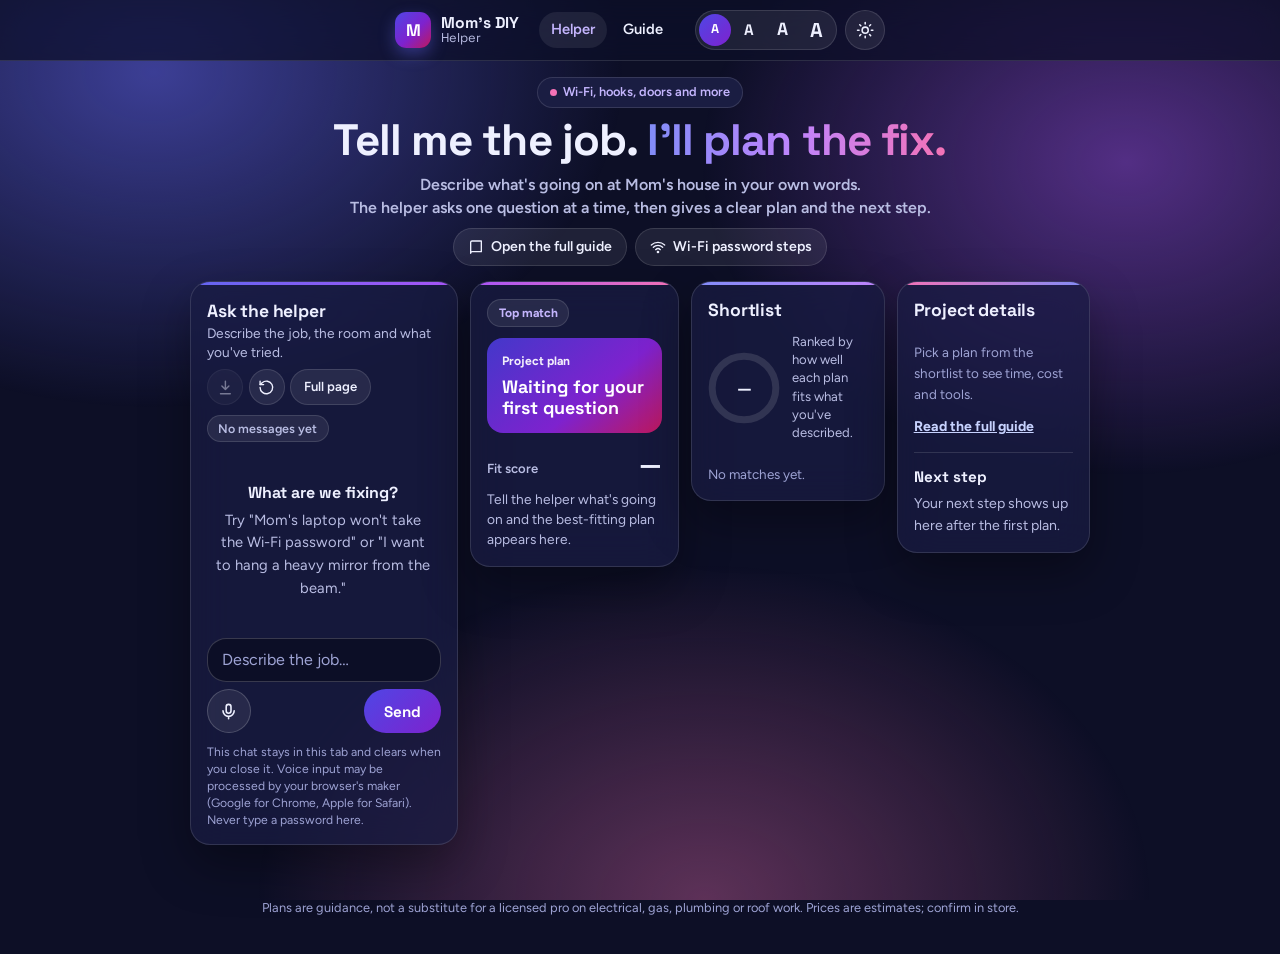
<file: index.html>
<!doctype html>
<html lang="en" data-theme="dark" data-font-size="sm">
<head>
<meta charset="utf-8">
<meta name="viewport" content="width=device-width, initial-scale=1, viewport-fit=cover">
<title>Mom's DIY Helper</title>
<meta name="description" content="Describe a home project in plain words and get a step-by-step plan, from changing the Netgear Wi-Fi password to refinishing a carved front door.">
<meta name="theme-color" content="#0d0f26">
<script>(function(){var d=document.documentElement;try{var t=localStorage.getItem('pref-theme');if(t==='light'||t==='dark'){d.setAttribute('data-theme',t)}var f=localStorage.getItem('pref-font-size');if(f==='sm'||f==='md'||f==='lg'||f==='xl'){d.setAttribute('data-font-size',f)}}catch(e){}})();</script>
<link rel="icon" href="/assets/favicon.svg" type="image/svg+xml">
<link rel="preconnect" href="https://fonts.googleapis.com">
<link rel="preconnect" href="https://fonts.gstatic.com" crossorigin>
<link rel="stylesheet" href="https://fonts.googleapis.com/css2?family=Figtree:wght@400;600;700&amp;family=Space+Grotesk:wght@500;700&amp;display=swap">
<link rel="stylesheet" href="/assets/css/engine.css">
</head>
<body>
<a class="skip-link" href="#chatInput">Skip to the chat box</a>

<header class="nav">
  <div class="nav-row">
    <a class="brand" href="/">
      <span class="brand-mark" aria-hidden="true">M</span>
      <span class="brand-name"><span>Mom's DIY</span><span>Helper</span></span>
    </a>
    <nav class="nav-links" aria-label="Main">
      <a href="/" aria-current="page">Helper</a>
      <a href="/guide">Guide</a>
    </nav>
    <div class="prefs">
      <div class="size-group" role="group" aria-label="Text size">
        <button type="button" data-set-size="sm" aria-pressed="true" aria-label="Text size small (selected)">A</button>
        <button type="button" data-set-size="md" aria-pressed="false" aria-label="Text size medium">A</button>
        <button type="button" data-set-size="lg" aria-pressed="false" aria-label="Text size large">A</button>
        <button type="button" data-set-size="xl" aria-pressed="false" aria-label="Text size extra large">A</button>
      </div>
      <button type="button" class="theme-btn" data-theme-toggle aria-pressed="true" aria-label="Dark theme on. Switch to light theme">
        <svg class="icon-moon" viewBox="0 0 24 24" fill="none" stroke="currentColor" stroke-width="2" stroke-linecap="round" stroke-linejoin="round" aria-hidden="true"><path d="M21 12.8A9 9 0 1 1 11.2 3a7 7 0 0 0 9.8 9.8z"/></svg>
        <svg class="icon-sun" viewBox="0 0 24 24" fill="none" stroke="currentColor" stroke-width="2" stroke-linecap="round" aria-hidden="true"><circle cx="12" cy="12" r="4"/><path d="M12 2v2M12 20v2M4.9 4.9l1.4 1.4M17.7 17.7l1.4 1.4M2 12h2M20 12h2M4.9 19.1l1.4-1.4M17.7 6.3l1.4-1.4"/></svg>
      </button>
    </div>
  </div>
</header>

<main>
  <section class="hero" aria-labelledby="heroTitle">
    <span class="chip"><span class="chip-dot" aria-hidden="true"></span>Wi-Fi, hooks, doors and more</span>
    <h1 id="heroTitle">Tell me the job. <span class="grad">I'll plan the fix.</span></h1>
    <p class="hero-sub">Describe what's going on at Mom's house in your own words.<br>The helper asks one question at a time, then gives a clear plan and the next step.</p>
    <div class="hero-links">
      <a class="chip-link" href="/guide">
        <svg viewBox="0 0 24 24" fill="none" stroke="currentColor" stroke-width="2" stroke-linecap="round" stroke-linejoin="round" aria-hidden="true"><path d="M4 19.5V5a2 2 0 0 1 2-2h14v16H6.5A2.5 2.5 0 0 0 4 21.5z"/></svg>
        Open the full guide
      </a>
      <a class="chip-link" href="/guide#netgear-wifi-password">
        <svg viewBox="0 0 24 24" fill="none" stroke="currentColor" stroke-width="2" stroke-linecap="round" stroke-linejoin="round" aria-hidden="true"><path d="M5 12.5a10 10 0 0 1 14 0M8.5 16a5 5 0 0 1 7 0M2 9a15 15 0 0 1 20 0"/><circle cx="12" cy="19.5" r="1"/></svg>
        Wi-Fi password steps
      </a>
    </div>
  </section>

  <section class="board" aria-label="Project helper">
    <div class="chat-slot">
      <article class="card chat-card" id="chatCard" aria-labelledby="chatTitle">
        <header class="chat-head">
          <div class="chat-title">
            <h2 id="chatTitle">Ask the helper</h2>
            <p>Describe the job, the room and what you've tried.</p>
          </div>
          <div class="chat-actions">
            <button type="button" class="icon-btn" id="downloadBtn" aria-label="Download your project plan" title="Download your project plan" disabled>
              <svg viewBox="0 0 24 24" fill="none" stroke="currentColor" stroke-width="2" stroke-linecap="round" stroke-linejoin="round" aria-hidden="true"><path d="M12 3v12M7 10l5 5 5-5M5 21h14"/></svg>
            </button>
            <button type="button" class="icon-btn" id="resetBtn" aria-label="Start over" title="Start over">
              <svg viewBox="0 0 24 24" fill="none" stroke="currentColor" stroke-width="2" stroke-linecap="round" stroke-linejoin="round" aria-hidden="true"><path d="M3 12a9 9 0 1 0 3-6.7L3 8"/><path d="M3 3v5h5"/></svg>
            </button>
            <button type="button" class="text-btn" id="fullBtn" aria-pressed="false">Full page</button>
          </div>
        </header>
        <span class="count-chip" id="countChip">No messages yet</span>
        <div class="log" id="log" role="log" aria-live="polite" aria-label="Conversation">
          <p class="empty-state" id="emptyState"><strong>What are we fixing?</strong>Try "Mom's laptop won't take the Wi-Fi password" or "I want to hang a heavy mirror from the beam."</p>
        </div>
        <div class="composer">
          <label class="sr-only" for="chatInput">Describe your project</label>
          <textarea id="chatInput" rows="1" maxlength="2000" placeholder="Describe the job…" autocomplete="off" enterkeyhint="send"></textarea>
          <button type="button" class="mic-btn" id="micBtn" aria-pressed="false" aria-label="Start voice input" hidden>
            <svg viewBox="0 0 24 24" fill="none" stroke="currentColor" stroke-width="2" stroke-linecap="round" stroke-linejoin="round" aria-hidden="true"><rect x="9" y="3" width="6" height="11" rx="3"/><path d="M5 11a7 7 0 0 0 14 0M12 18v3"/></svg>
          </button>
          <button type="button" class="send-btn" id="sendBtn">Send</button>
        </div>
        <p class="mic-status" id="micStatus" hidden>Listening. Take your time; the mic turns off after 10 seconds of silence.</p>
        <p class="chat-error" id="chatError" role="alert" hidden></p>
        <p class="chat-note">This chat stays in this tab and clears when you close it. Voice input may be processed by your browser's maker (Google for Chrome, Apple for Safari). Never type a password here.</p>
      </article>
    </div>

    <article class="card match-card" aria-labelledby="matchLabel">
      <span class="pill" id="matchLabel">Top match</span>
      <div class="match-tile">
        <span class="tile-kind" id="tileKind">Project plan</span>
        <strong class="tile-title" id="tileTitle">Waiting for your first question</strong>
      </div>
      <div class="fit">
        <span class="fit-label">Fit score</span>
        <span class="fit-num" id="fitNum">—</span>
      </div>
      <p class="fit-why" id="fitWhy">Tell the helper what's going on and the best-fitting plan appears here.</p>
    </article>

    <article class="card short-card" aria-labelledby="shortTitle">
      <h2 id="shortTitle">Shortlist</h2>
      <div class="gauge-row">
        <div class="gauge">
          <svg viewBox="0 0 36 36" aria-hidden="true">
            <defs><linearGradient id="gaugeGrad" x1="0" y1="0" x2="1" y2="1"><stop offset="0" stop-color="#818cf8"/><stop offset="0.6" stop-color="#c084fc"/><stop offset="1" stop-color="#f472b6"/></linearGradient></defs>
            <circle class="track" cx="18" cy="18" r="15.915" fill="none" stroke-width="3.5"/>
            <circle class="value" id="gaugeValue" cx="18" cy="18" r="15.915" fill="none" stroke-width="3.5" stroke-linecap="round" stroke-dasharray="0 100" stroke-opacity="0"/>
          </svg>
          <span class="gauge-num" id="gaugeNum">—</span>
        </div>
        <p class="rank-note">Ranked by how well each plan fits what you've described.</p>
      </div>
      <ol class="short-list" id="shortList" aria-label="Matching plans"></ol>
      <p class="short-empty" id="shortEmpty">No matches yet.</p>
    </article>

    <article class="card details-card" aria-labelledby="detailsTitle">
      <h2 id="detailsTitle">Project details</h2>
      <dl class="detail-list" id="detailList"></dl>
      <p class="detail-empty" id="detailEmpty">Pick a plan from the shortlist to see time, cost and tools.</p>
      <a class="guide-link" id="guideLink" href="/guide">Read the full guide</a>
      <section class="next-step" aria-labelledby="nextTitle">
        <h3 id="nextTitle">Next step</h3>
        <p id="nextText">Your next step shows up here after the first plan.</p>
      </section>
    </article>
  </section>
</main>

<footer class="foot">
  <p>Plans are guidance, not a substitute for a licensed pro on electrical, gas, plumbing or roof work. Prices are estimates; confirm in store.</p>
</footer>

<script src="/assets/js/prefs.js" defer></script>
<script src="/assets/js/engine.js" defer></script>
</body>
</html>
</file>
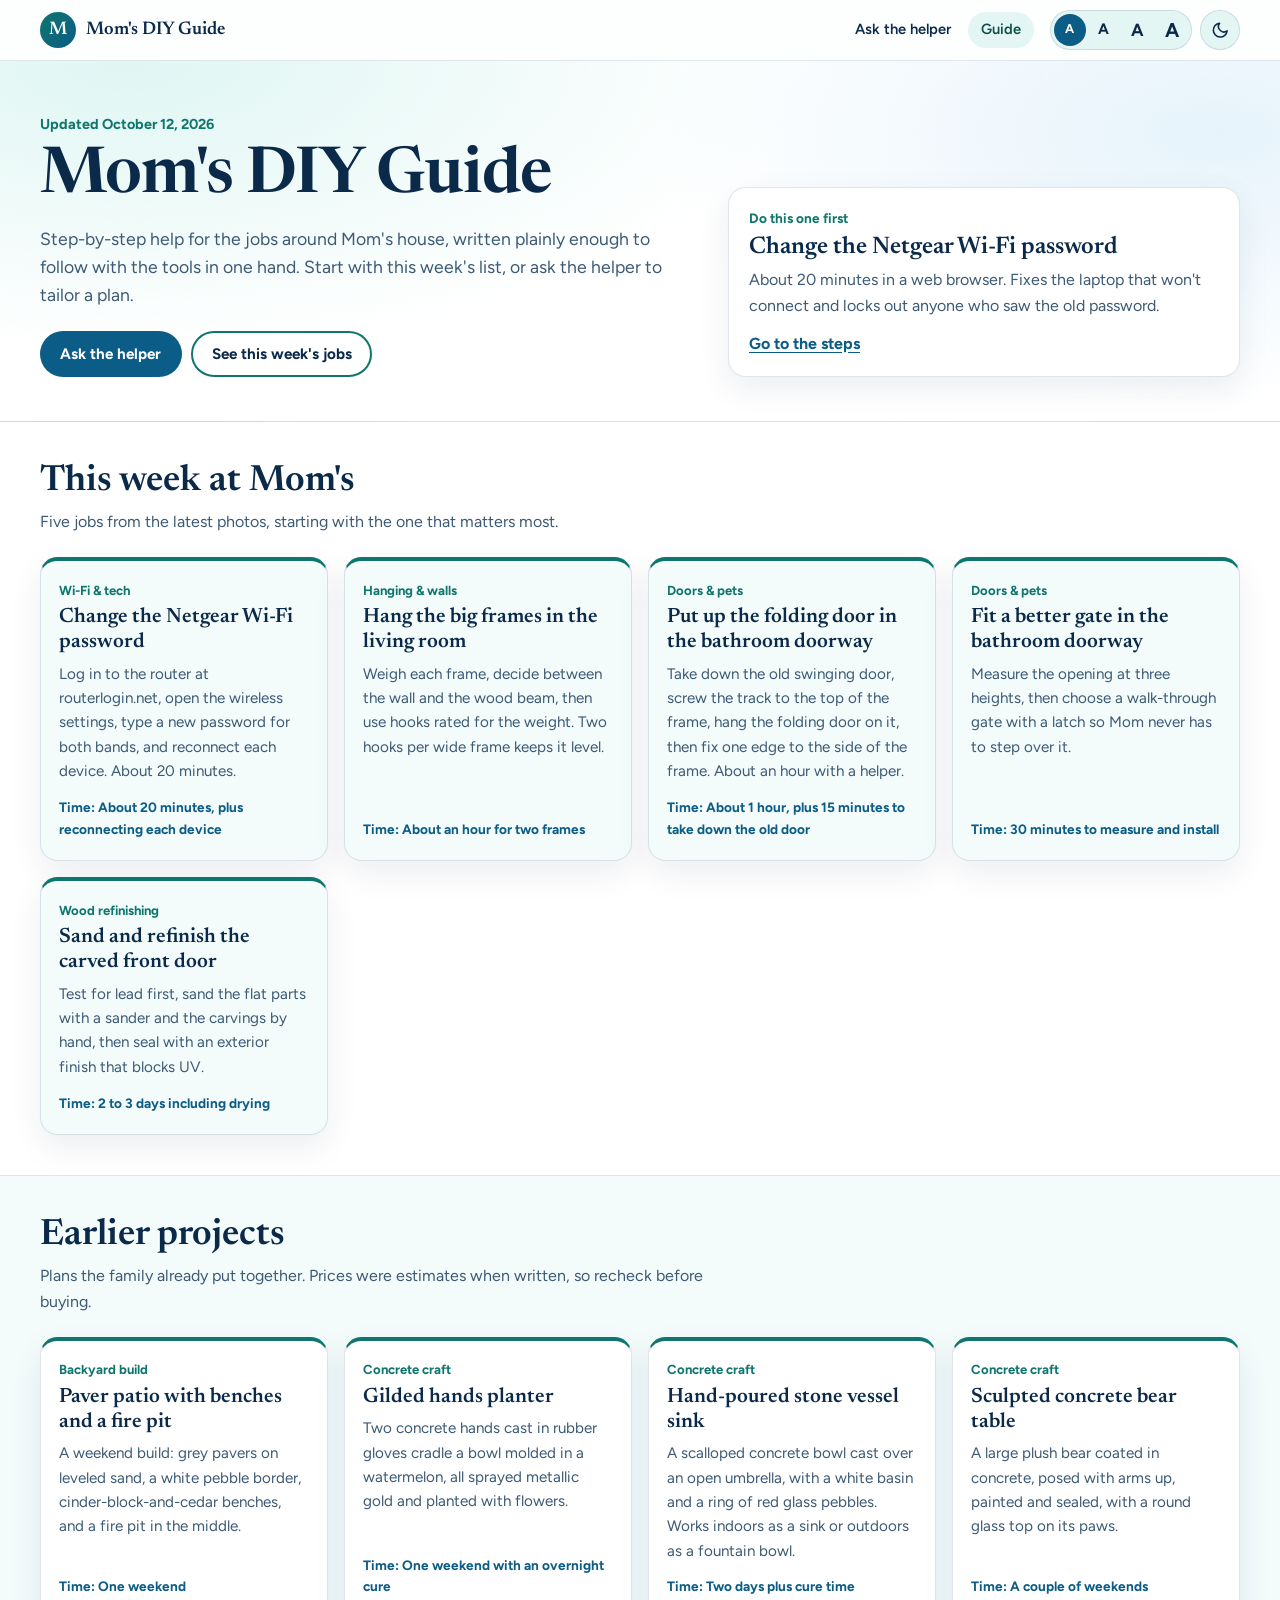
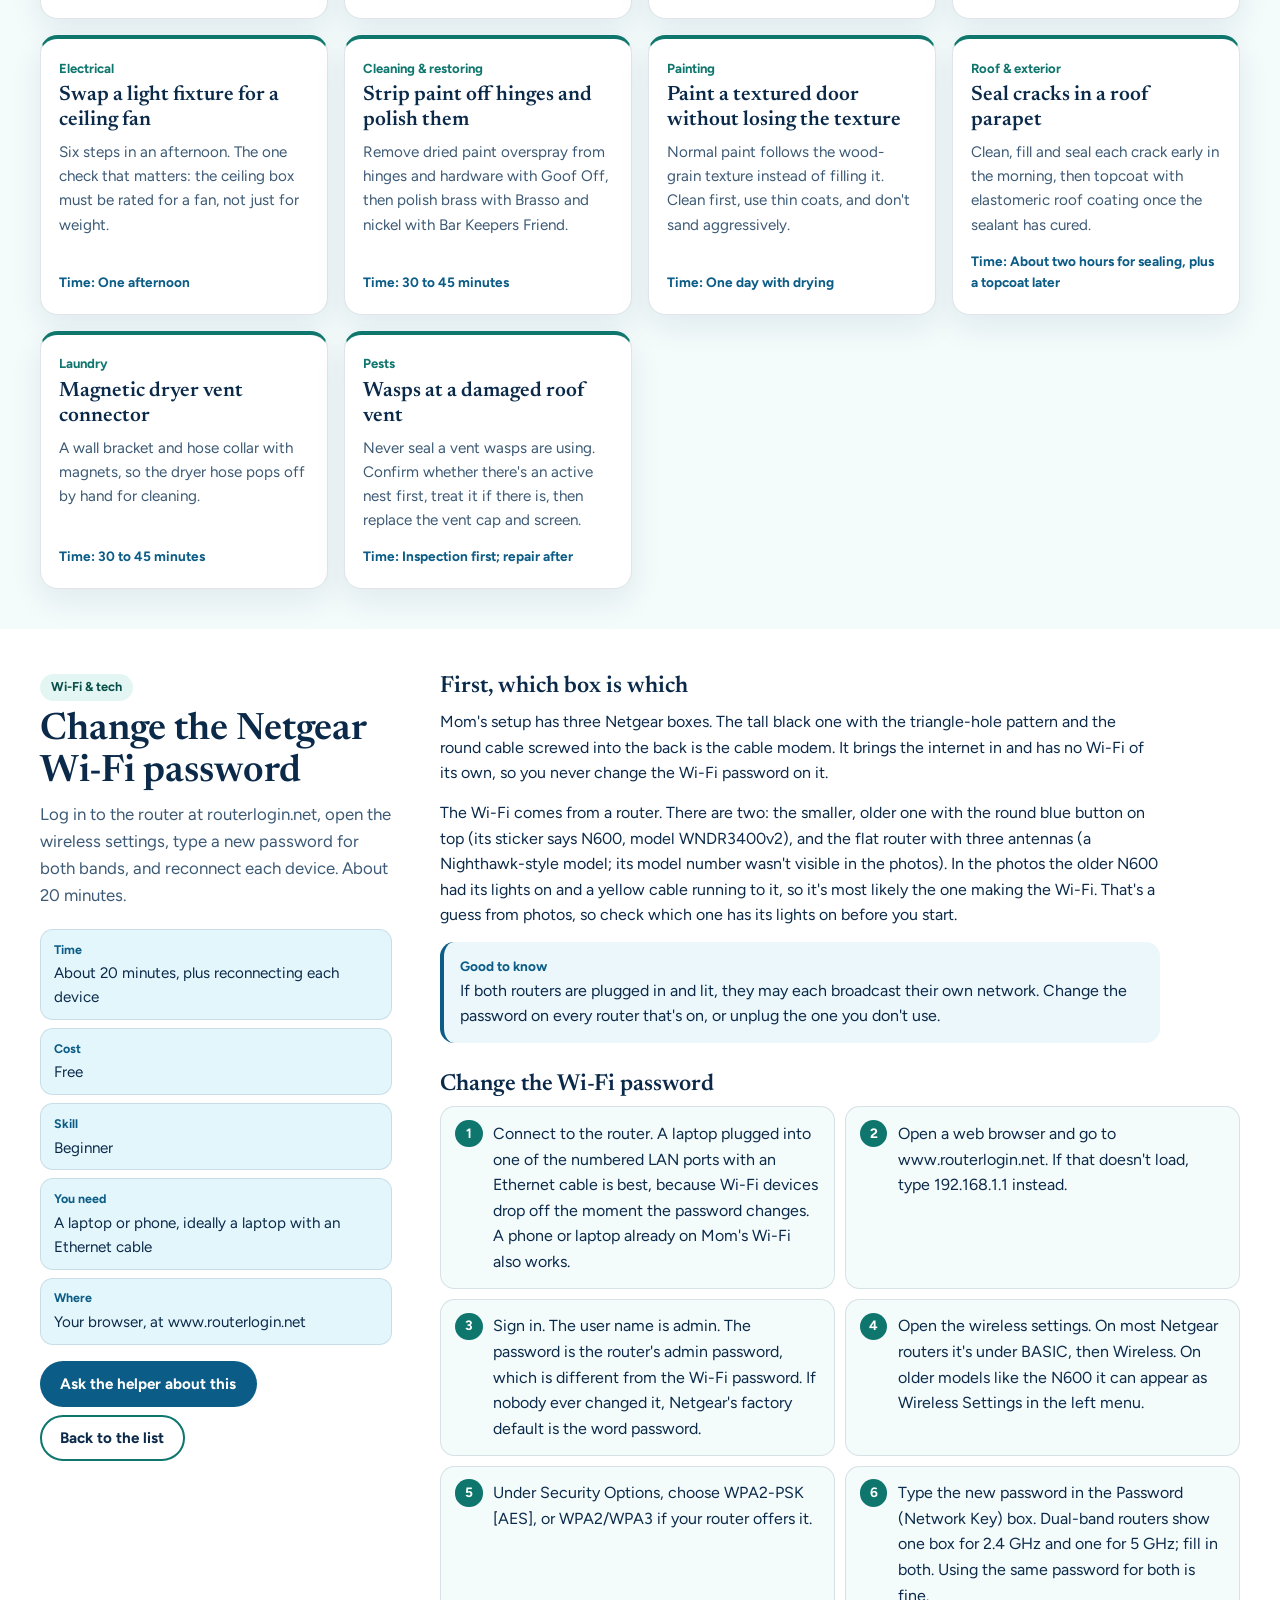
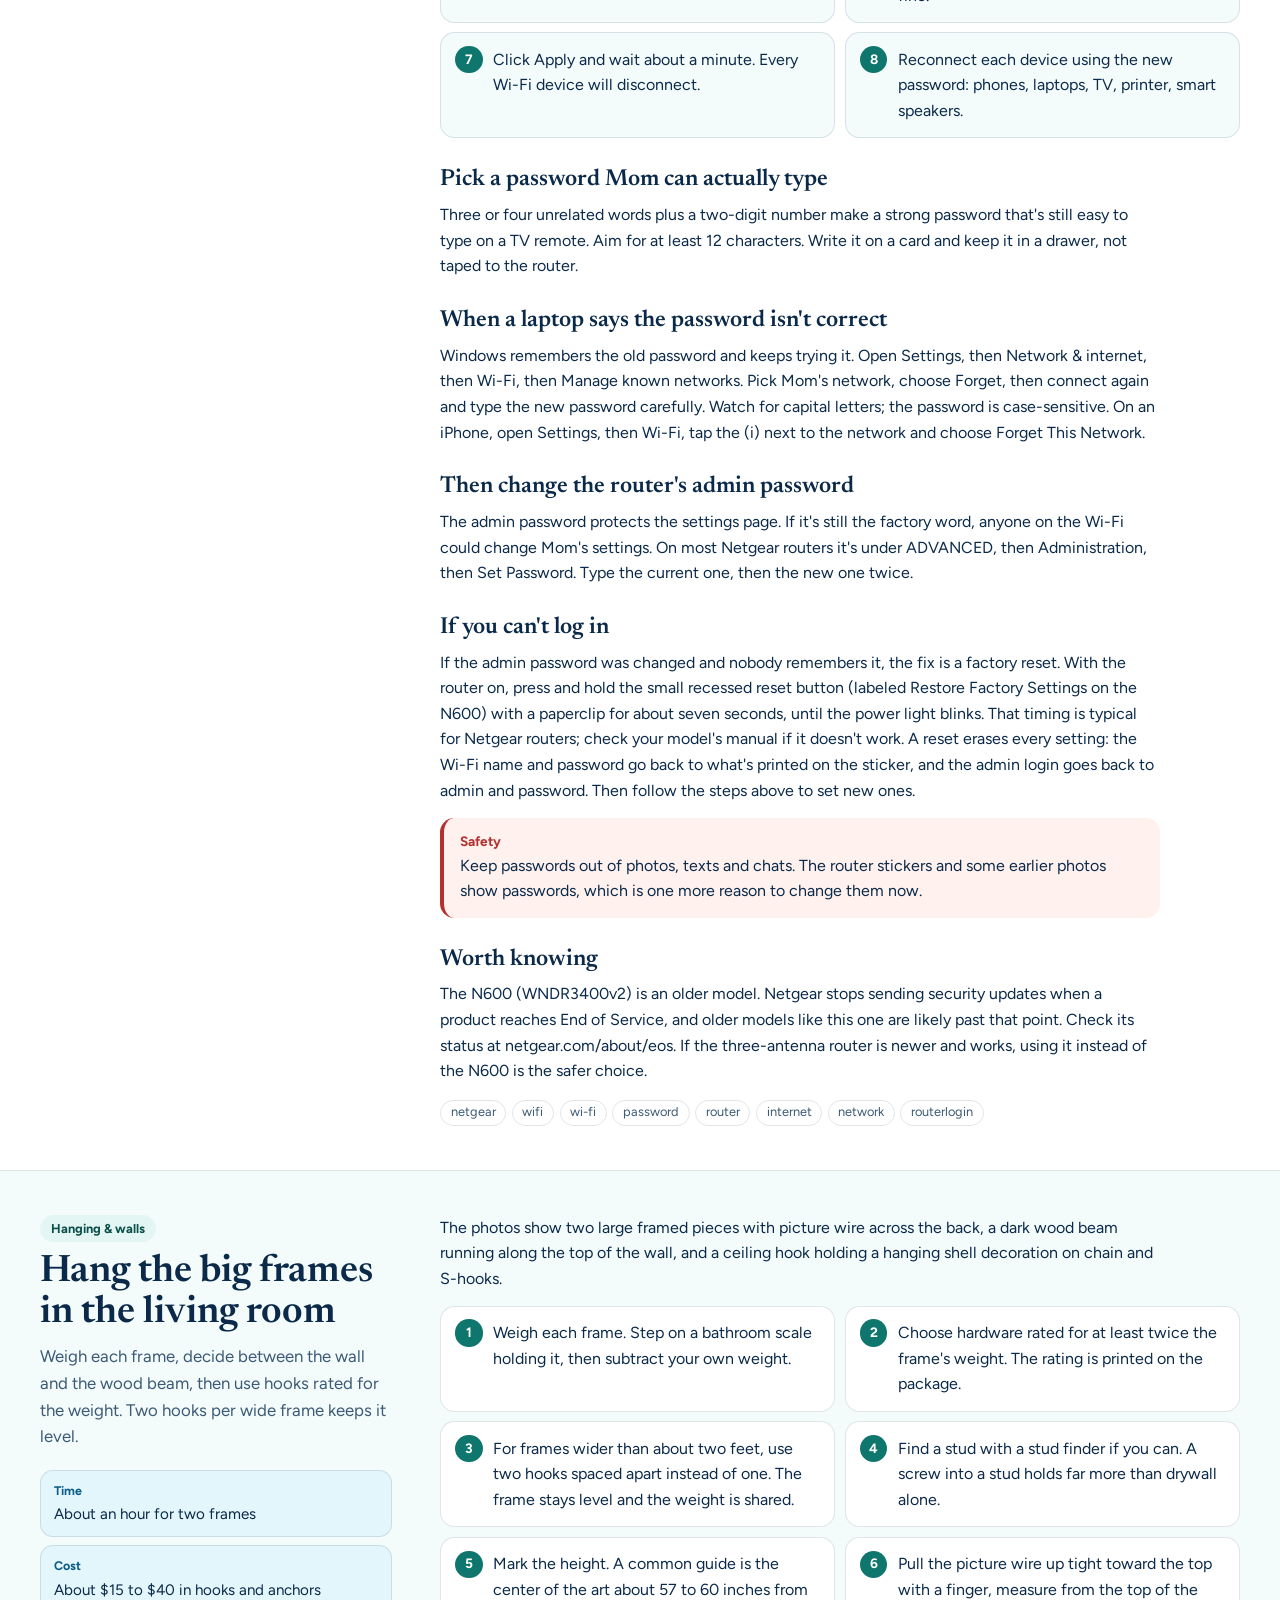
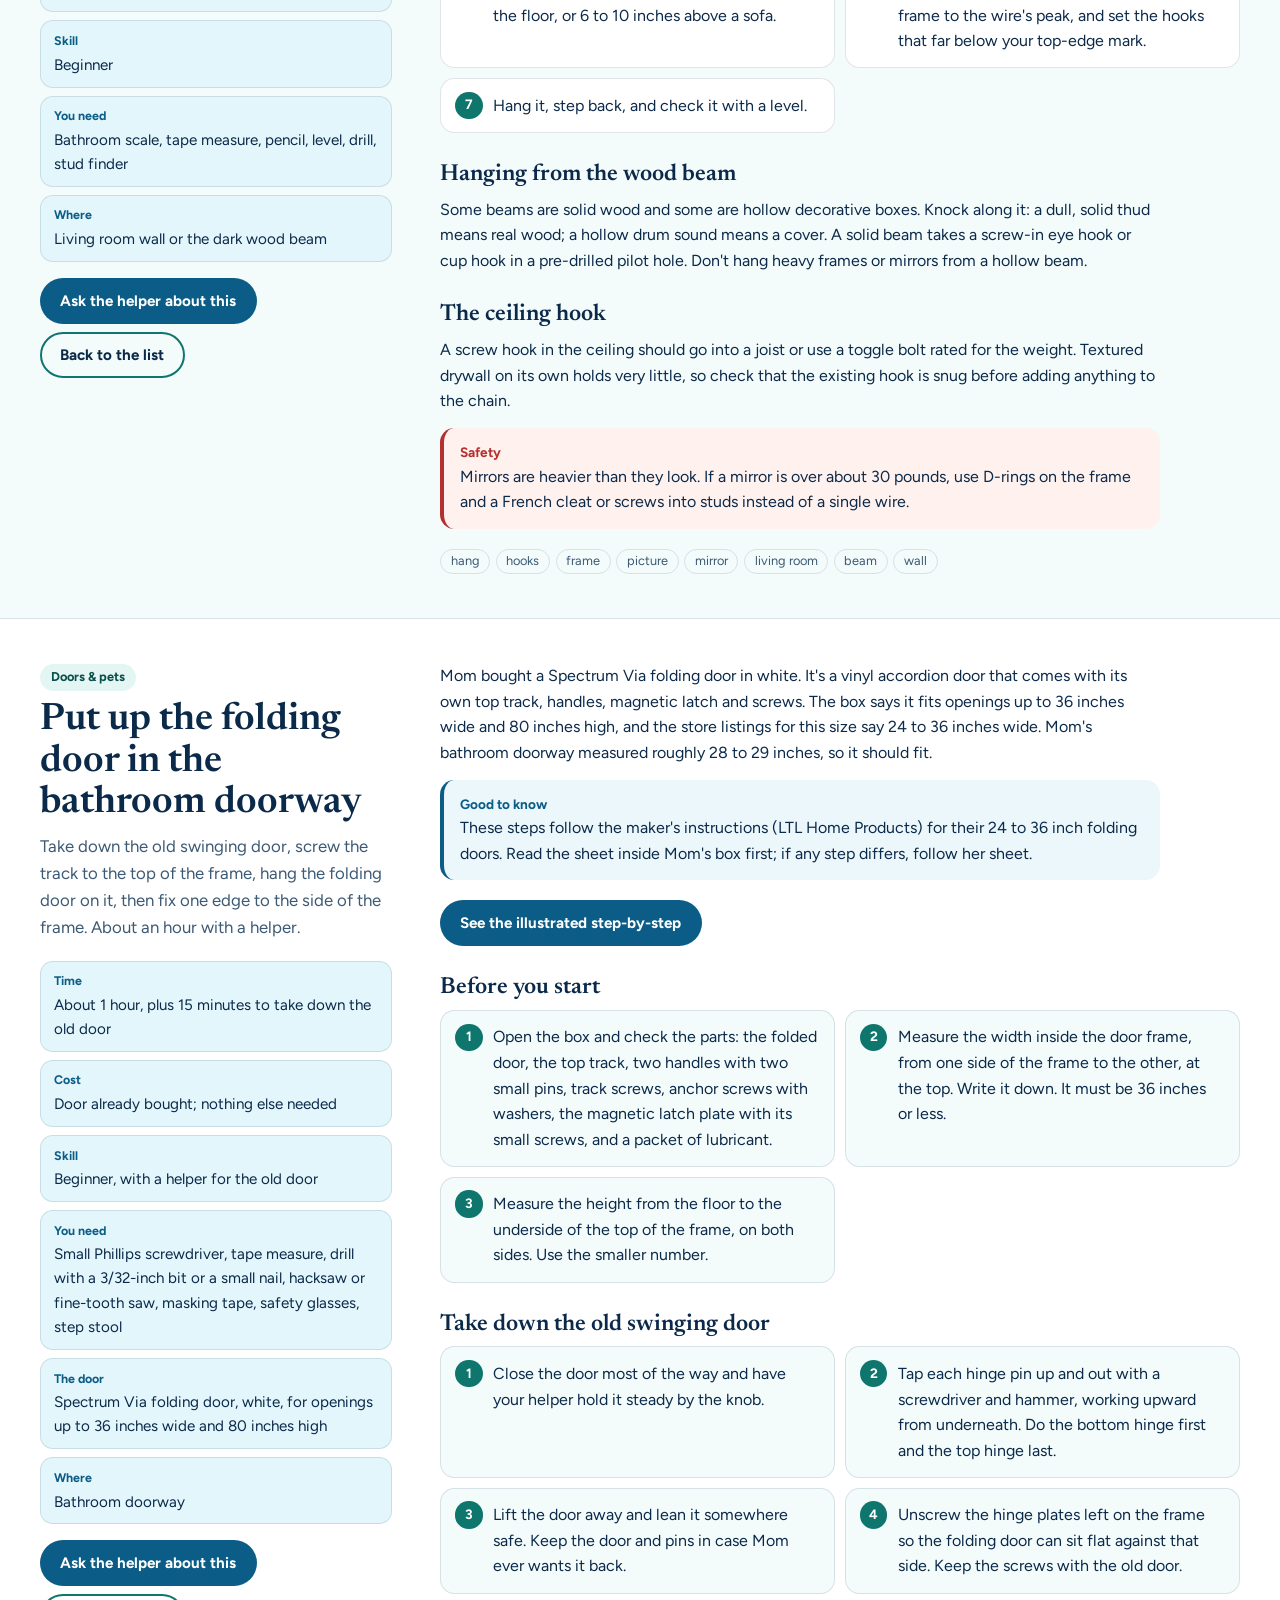
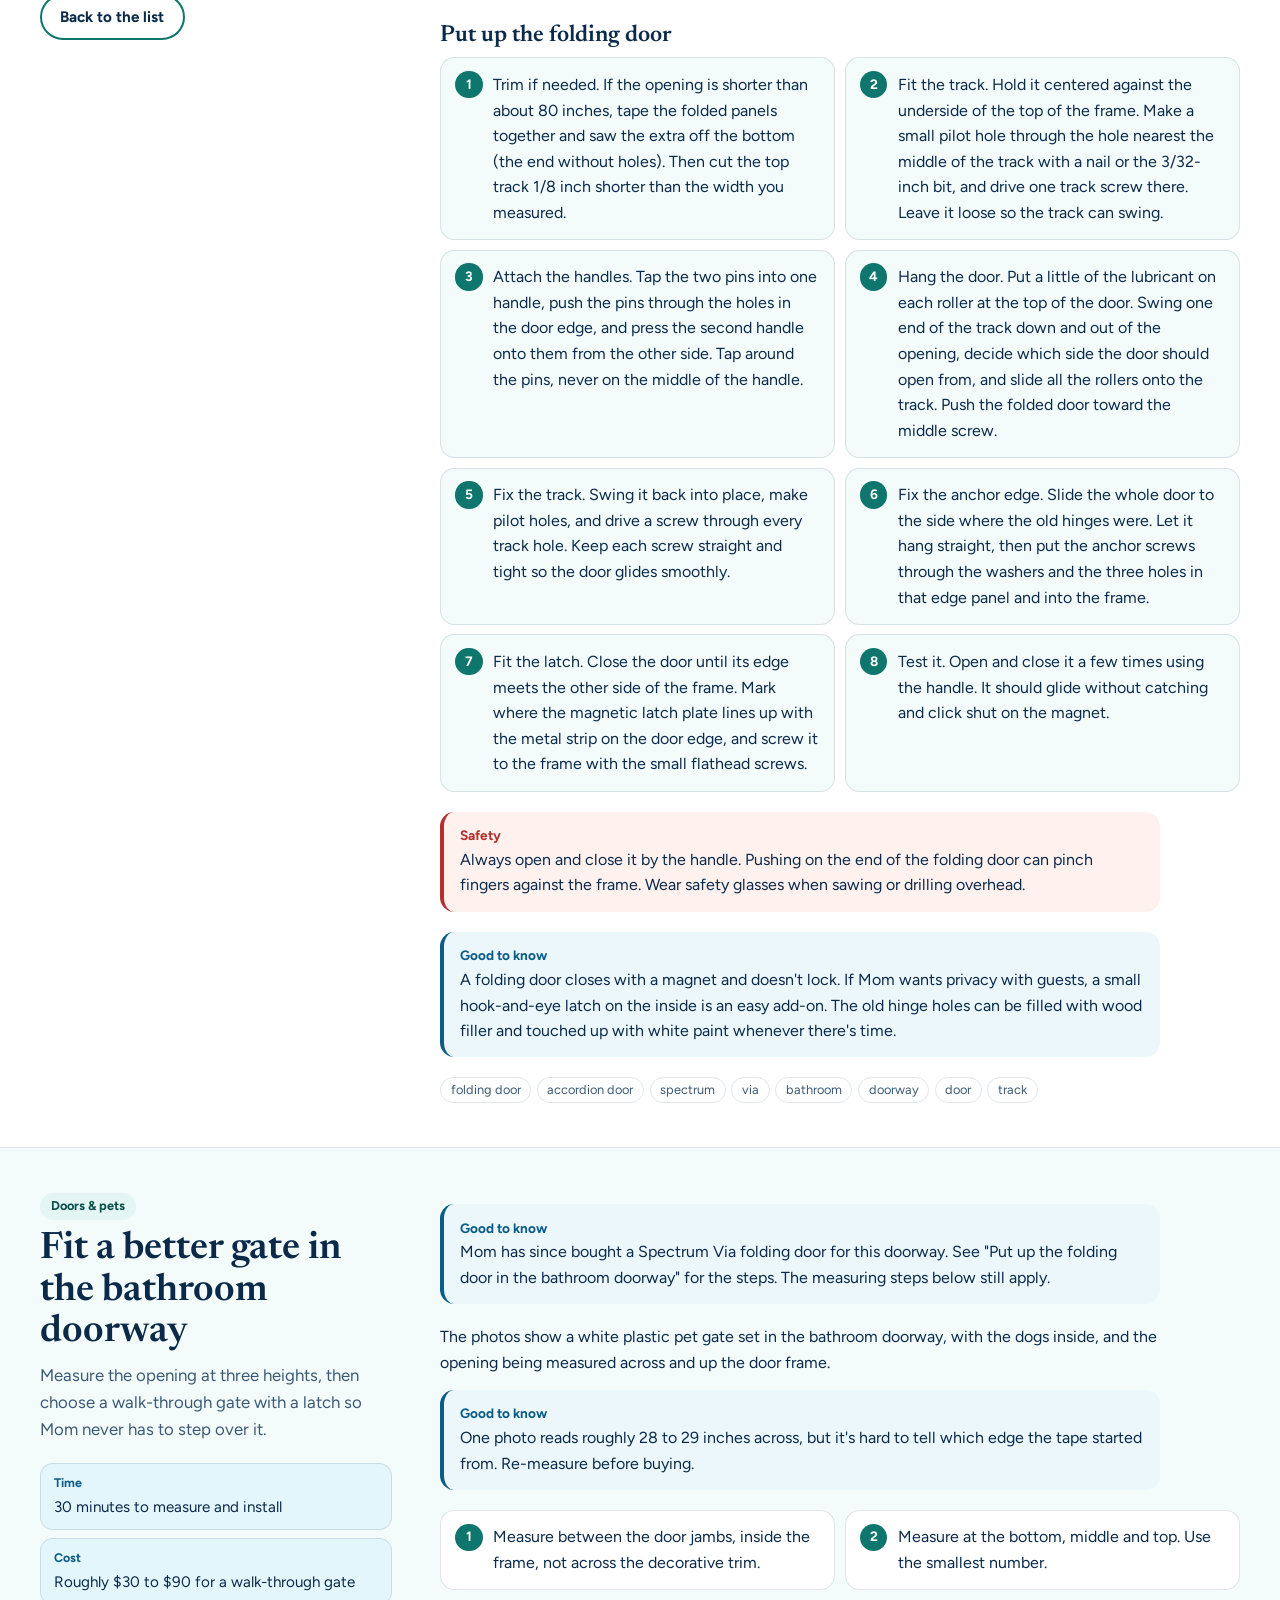
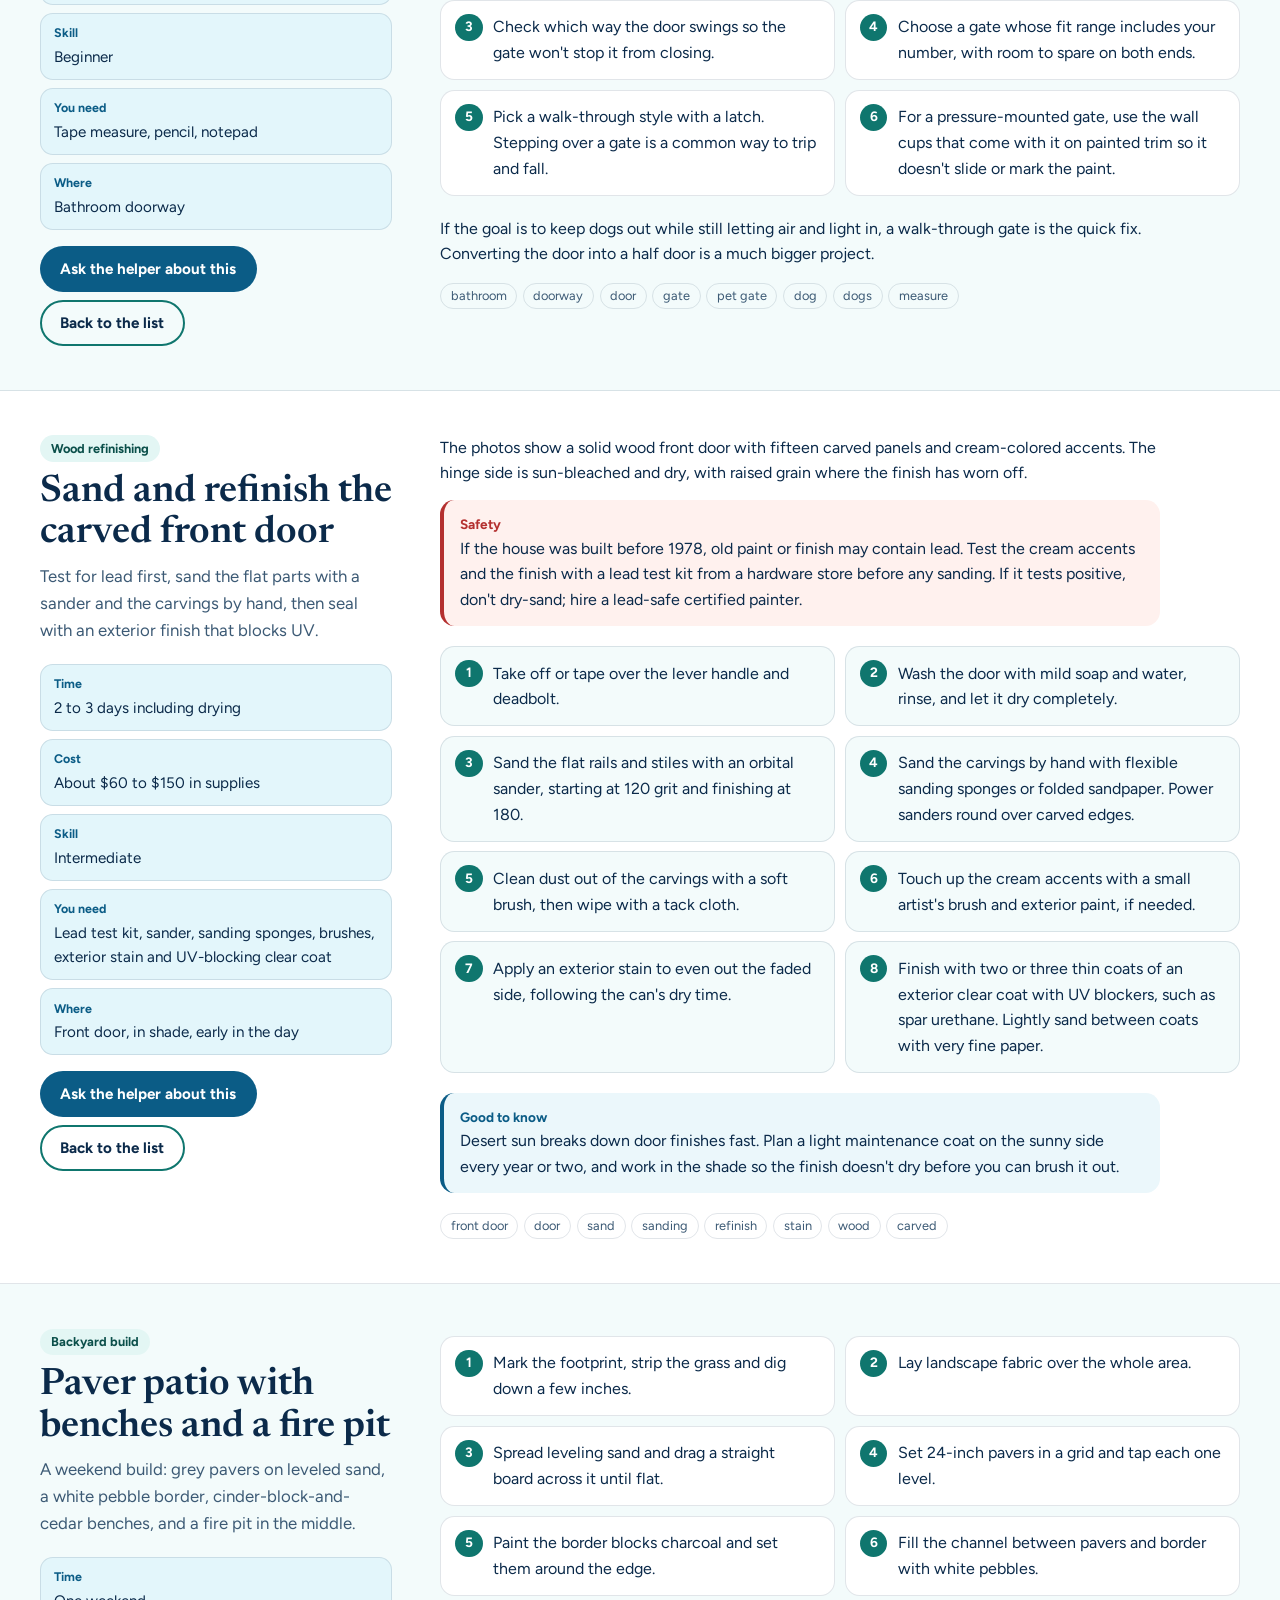
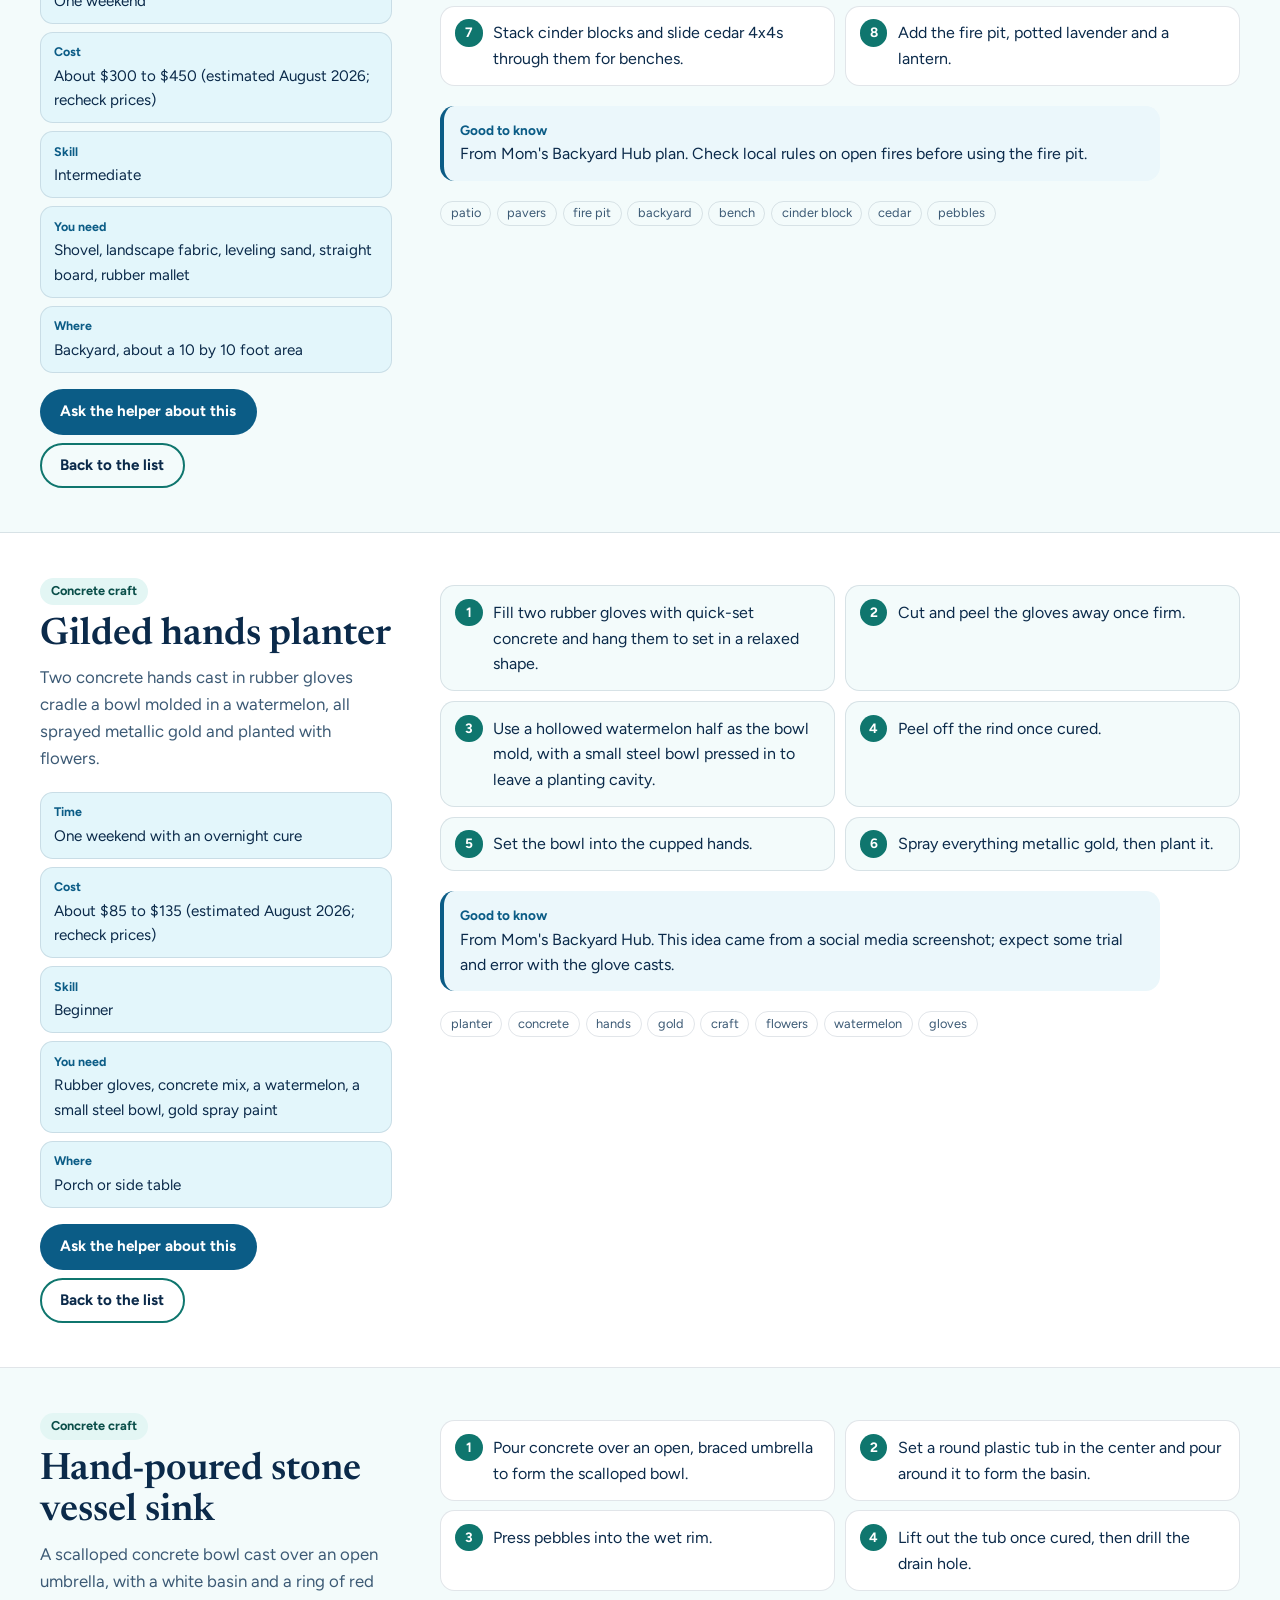
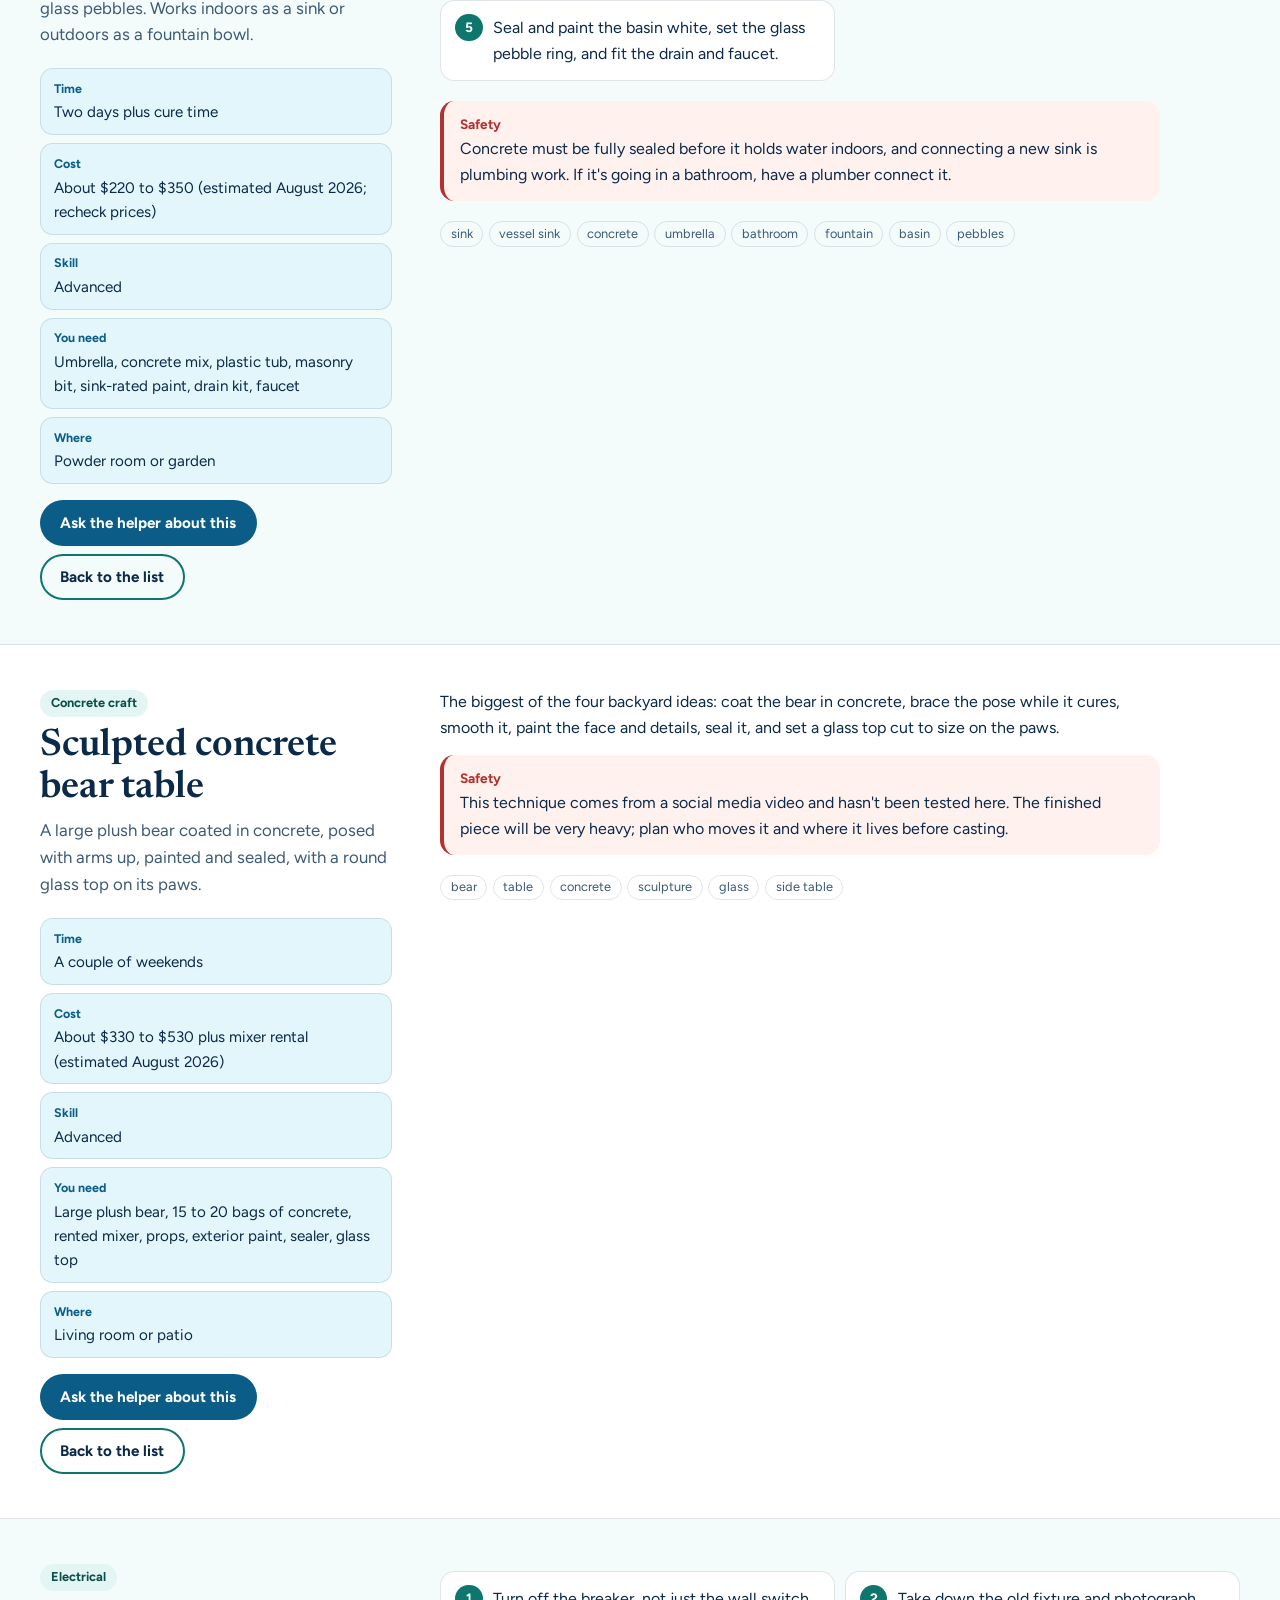
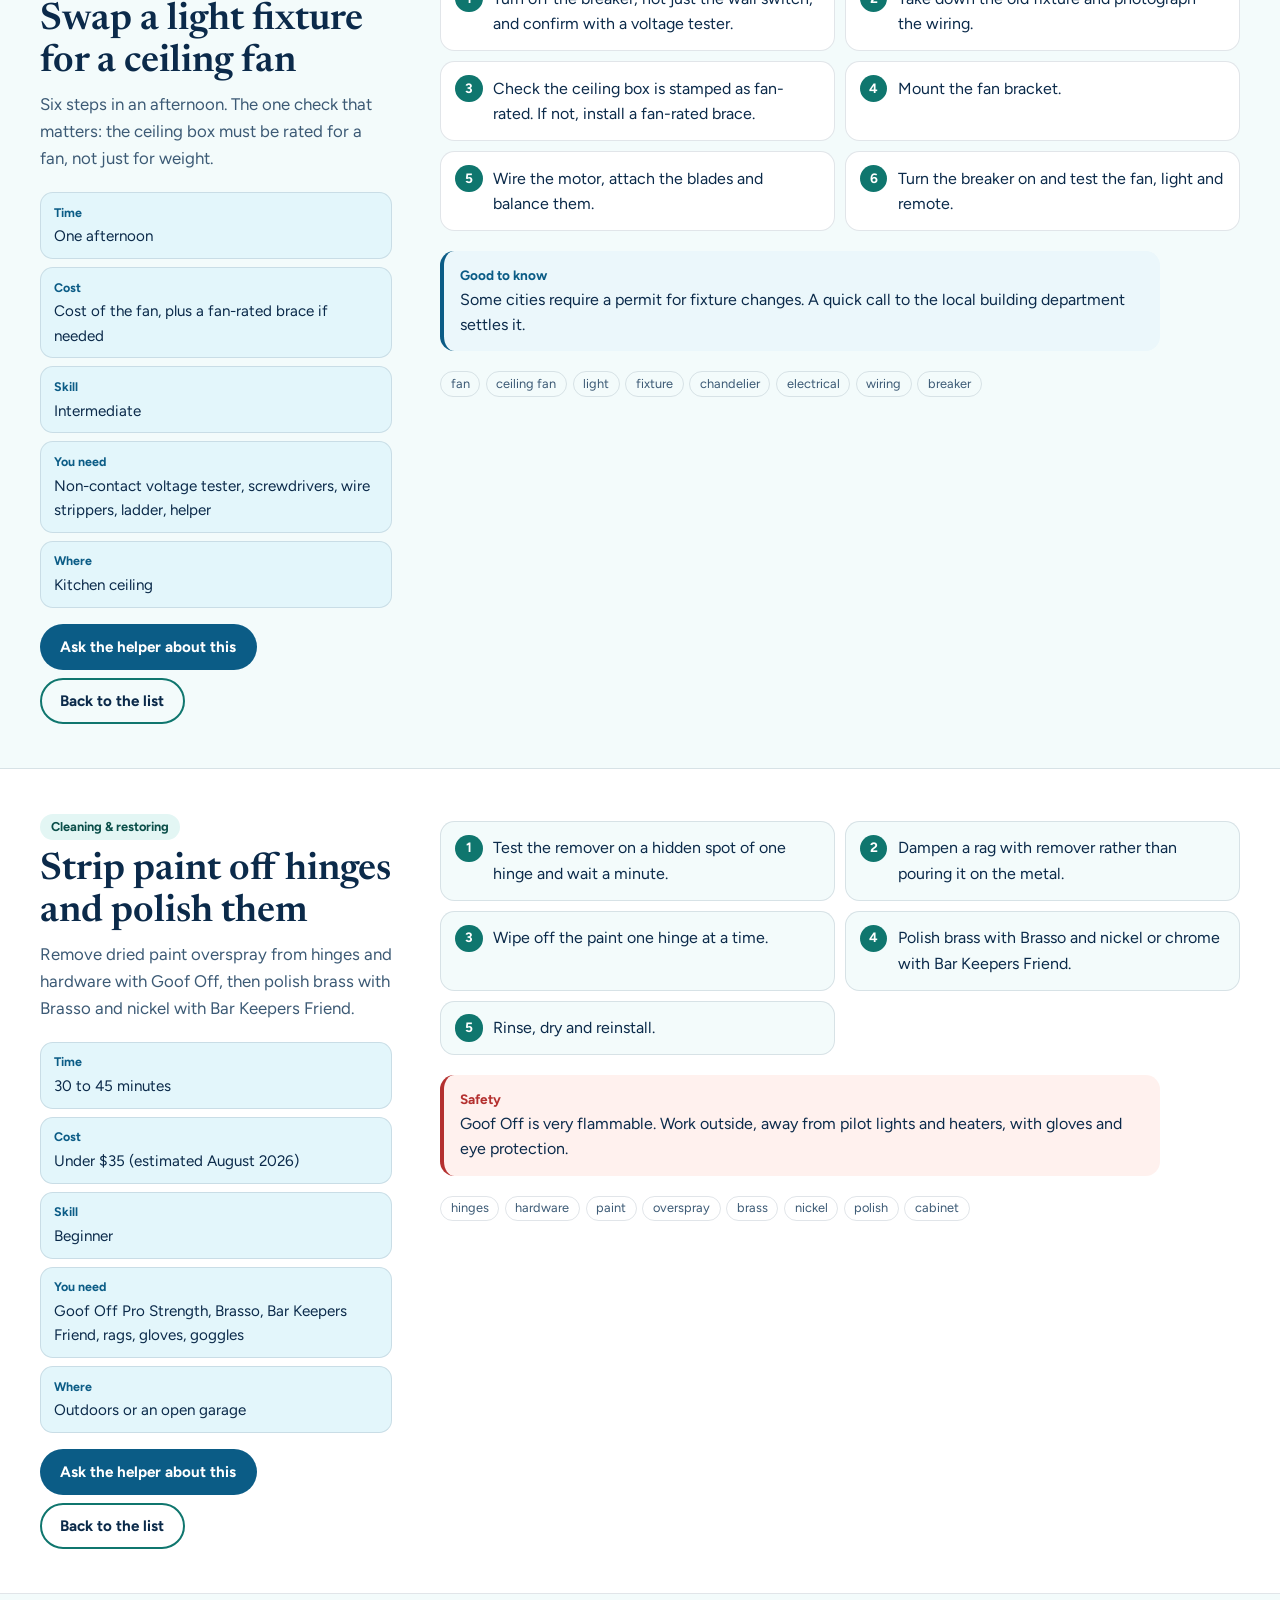
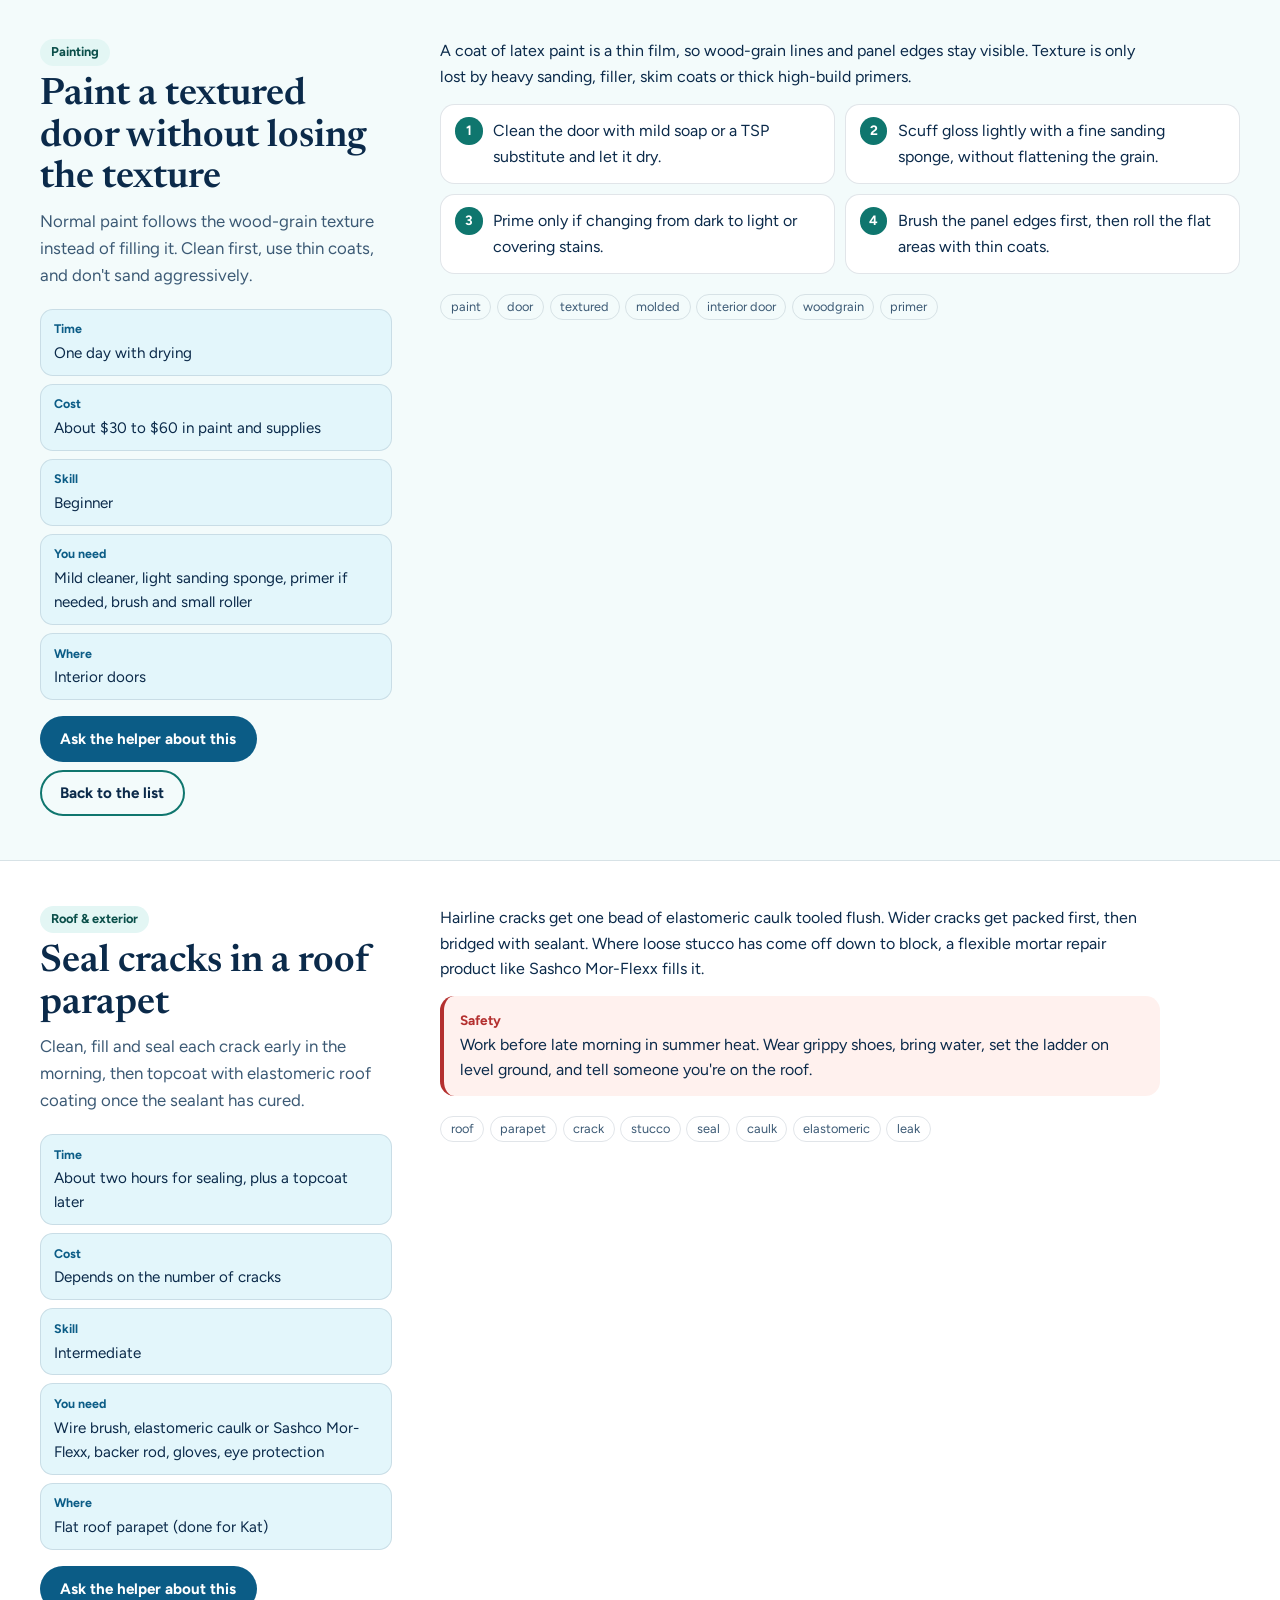
<file: guide/index.html>
<!doctype html>
<html lang="en" data-theme="light" data-font-size="sm">
<head>
<meta charset="utf-8">
<meta name="viewport" content="width=device-width, initial-scale=1, viewport-fit=cover">
<title>Mom's DIY Guide</title>
<meta name="description" content="Plain-language how-tos for Mom's house: changing the Netgear Wi-Fi password, hanging heavy frames, fitting a doorway gate, refinishing a carved front door, and earlier family projects.">
<meta name="theme-color" content="#0f766e">
<script>(function(){var d=document.documentElement;try{var t=localStorage.getItem('pref-theme');if(t==='light'||t==='dark'){d.setAttribute('data-theme',t)}var f=localStorage.getItem('pref-font-size');if(f==='sm'||f==='md'||f==='lg'||f==='xl'){d.setAttribute('data-font-size',f)}}catch(e){}})();</script>
<link rel="icon" href="/assets/favicon.svg" type="image/svg+xml">
<link rel="preconnect" href="https://fonts.googleapis.com">
<link rel="preconnect" href="https://fonts.gstatic.com" crossorigin>
<link rel="stylesheet" href="https://fonts.googleapis.com/css2?family=Figtree:wght@400;600;700&amp;family=Newsreader:opsz,wght@6..72,500;6..72,600&amp;display=swap">
<link rel="stylesheet" href="/assets/css/guide.css">
</head>
<body>
<a class="skip-link" href="#content">Skip to the guide</a>

<header class="nav">
  <div class="wrap nav-row">
    <a class="brand" href="/guide">
      <span class="brand-mark" aria-hidden="true">M</span>
      <span class="brand-name">Mom's DIY Guide</span>
    </a>
    <div class="nav-right">
      <nav class="nav-links" aria-label="Main">
        <a href="/">Ask the helper</a>
        <a href="/guide" aria-current="page">Guide</a>
      </nav>
      <div class="prefs">
        <div class="size-group" role="group" aria-label="Text size">
          <button type="button" data-set-size="sm" aria-pressed="true" aria-label="Text size small (selected)">A</button>
          <button type="button" data-set-size="md" aria-pressed="false" aria-label="Text size medium">A</button>
          <button type="button" data-set-size="lg" aria-pressed="false" aria-label="Text size large">A</button>
          <button type="button" data-set-size="xl" aria-pressed="false" aria-label="Text size extra large">A</button>
        </div>
        <button type="button" class="theme-btn" data-theme-toggle aria-pressed="false" aria-label="Light theme on. Switch to dark theme">
          <svg class="icon-moon" viewBox="0 0 24 24" fill="none" stroke="currentColor" stroke-width="2" stroke-linecap="round" stroke-linejoin="round" aria-hidden="true"><path d="M21 12.8A9 9 0 1 1 11.2 3a7 7 0 0 0 9.8 9.8z"/></svg>
          <svg class="icon-sun" viewBox="0 0 24 24" fill="none" stroke="currentColor" stroke-width="2" stroke-linecap="round" aria-hidden="true"><circle cx="12" cy="12" r="4"/><path d="M12 2v2M12 20v2M4.9 4.9l1.4 1.4M17.7 17.7l1.4 1.4M2 12h2M20 12h2M4.9 19.1l1.4-1.4M17.7 6.3l1.4-1.4"/></svg>
        </button>
      </div>
    </div>
  </div>
</header>

<main id="content">
  <section class="hero">
    <div class="wrap hero-inner">
      <div>
        <p class="kicker">Updated October 12, 2026</p>
        <h1>Mom's DIY Guide</h1>
        <p class="hero-lede">Step-by-step help for the jobs around Mom's house, written plainly enough to follow with the tools in one hand. Start with this week's list, or ask the helper to tailor a plan.</p>
        <div class="hero-actions">
          <a class="btn solid" href="/">Ask the helper</a>
          <a class="btn quiet" href="#this-week">See this week's jobs</a>
        </div>
      </div>
      <aside class="feature" aria-labelledby="featureTitle">
        <p class="label">Do this one first</p>
        <h2 id="featureTitle">Change the Netgear Wi-Fi password</h2>
        <p>About 20 minutes in a web browser. Fixes the laptop that won't connect and locks out anyone who saw the old password.</p>
        <a href="#netgear-wifi-password">Go to the steps</a>
      </aside>
    </div>
  </section>

  <section class="band white" id="this-week" aria-labelledby="weekTitle">
    <div class="wrap">
      <div class="band-head">
        <h2 id="weekTitle">This week at Mom's</h2>
        <p>Five jobs from the latest photos, starting with the one that matters most.</p>
      </div>
      <div class="tiles" id="nowTiles"></div>
    </div>
  </section>

  <section class="band" aria-labelledby="pastTitle">
    <div class="wrap">
      <div class="band-head">
        <h2 id="pastTitle">Earlier projects</h2>
        <p>Plans the family already put together. Prices were estimates when written, so recheck before buying.</p>
      </div>
      <div class="tiles" id="pastTiles"></div>
    </div>
  </section>

  <div id="entries" aria-live="polite"></div>
  <noscript><p class="load-error">This guide needs JavaScript turned on to show its steps.</p></noscript>
</main>

<footer class="foot">
  <div class="wrap">
    <p>Guidance only. Call a licensed pro for electrical, gas, plumbing and roof work.</p>
    <p><a href="/">Ask the helper about any of these jobs</a></p>
  </div>
</footer>

<script src="/assets/js/prefs.js" defer></script>
<script src="/assets/js/guide.js" defer></script>
</body>
</html>
</file>
<file: assets/css/engine.css>
/* Mom's DIY Helper: engine page (home). Standing engine template. */

:root {
  --indigo: #6366f1;
  --purple: #a855f7;
  --indigo-soft: #818cf8;
  --purple-soft: #c084fc;
  --pink: #f472b6;
  --font-head: 'Space Grotesk', 'Segoe UI', system-ui, -apple-system, Roboto, 'Helvetica Neue', Arial, sans-serif;
  --font-body: 'Figtree', 'Segoe UI', system-ui, -apple-system, Roboto, 'Helvetica Neue', Arial, sans-serif;
  --radius-card: 1.25rem;
  --radius-pill: 999px;
}

:root[data-theme="dark"] {
  color-scheme: dark;
  --bg: #0d0f26;
  --text: #eef0ff;
  --muted: #b9bde3;
  --faint: #9ea3d4;
  --panel: rgb(26 29 66);
  --panel-glass: rgb(26 29 66 / 0.72);
  --panel-line: rgb(255 255 255 / 0.12);
  --field: rgb(12 14 38);
  --field-line: rgb(255 255 255 / 0.18);
  --bubble-user: #4f46e5;
  --bubble-user-text: #ffffff;
  --bubble-bot: rgb(255 255 255 / 0.07);
  --nav-glass: rgb(13 15 38 / 0.74);
  --nav-solid: #13163a;
  --accent-text: #c4b5fd;
  --link: #c7d2fe;
  --coral: #ff9a8b;
  --coral-bg: rgb(255 120 100 / 0.12);
  --glow-1: rgb(99 102 241 / 0.55);
  --glow-2: rgb(168 85 247 / 0.45);
  --glow-3: rgb(244 114 182 / 0.35);
  --chip-bg: rgb(255 255 255 / 0.08);
  --shadow: 0 1.25rem 3rem rgb(0 0 0 / 0.35);
}

:root[data-theme="light"] {
  color-scheme: light;
  --bg: #f4f4ff;
  --text: #191b3d;
  --muted: #464a78;
  --faint: #5a5e8c;
  --panel: rgb(255 255 255);
  --panel-glass: rgb(255 255 255 / 0.8);
  --panel-line: rgb(25 27 61 / 0.12);
  --field: #ffffff;
  --field-line: rgb(25 27 61 / 0.22);
  --bubble-user: #4f46e5;
  --bubble-user-text: #ffffff;
  --bubble-bot: rgb(99 102 241 / 0.08);
  --nav-glass: rgb(255 255 255 / 0.78);
  --nav-solid: #ffffff;
  --accent-text: #5b21b6;
  --link: #4338ca;
  --coral: #b4232a;
  --coral-bg: rgb(220 60 60 / 0.08);
  --glow-1: rgb(99 102 241 / 0.32);
  --glow-2: rgb(168 85 247 / 0.26);
  --glow-3: rgb(244 114 182 / 0.24);
  --chip-bg: rgb(99 102 241 / 0.1);
  --shadow: 0 1rem 2.5rem rgb(40 40 100 / 0.14);
}

html { font-size: 100%; -webkit-text-size-adjust: 100%; text-size-adjust: 100%; }
html[data-font-size="md"] { font-size: 112.5%; }
html[data-font-size="lg"] { font-size: 125%; }
html[data-font-size="xl"] { font-size: 137.5%; }

*, *::before, *::after { box-sizing: border-box; }

body {
  margin: 0;
  min-height: 100svh;
  background: var(--bg);
  color: var(--text);
  font-family: var(--font-body);
  font-size: 1rem;
  line-height: 1.55;
  position: relative;
  isolation: isolate;
}

/* Vibrant background glow, never dulled by a scrim. */
body::before {
  content: '';
  position: fixed;
  inset: 0;
  z-index: -1;
  pointer-events: none;
  background:
    radial-gradient(42rem 30rem at 12% 8%, var(--glow-1), transparent 70%),
    radial-gradient(38rem 28rem at 88% 18%, var(--glow-2), transparent 70%),
    radial-gradient(40rem 30rem at 55% 100%, var(--glow-3), transparent 70%);
}

a { color: var(--link); }
a:focus-visible, button:focus-visible, textarea:focus-visible {
  outline: 0.1875rem solid var(--purple-soft);
  outline-offset: 0.125rem;
}

.sr-only {
  position: absolute; width: 1px; height: 1px; padding: 0; margin: -1px;
  overflow: hidden; clip: rect(0 0 0 0); white-space: nowrap; border: 0;
}

.skip-link {
  position: absolute; left: 1rem; top: -4rem; z-index: 100;
  background: var(--nav-solid); color: var(--text); padding: 0.5rem 1rem; border-radius: 0.5rem;
}
.skip-link:focus { top: calc(env(safe-area-inset-top, 0px) + 0.5rem); }

/* ---------- Nav ---------- */
.nav {
  position: sticky;
  top: 0;
  z-index: 40;
  width: 100%;
  padding-top: env(safe-area-inset-top, 0px);
  padding-left: env(safe-area-inset-left, 0px);
  padding-right: env(safe-area-inset-right, 0px);
  background: var(--nav-solid);
  border-bottom: 1px solid var(--panel-line);
}
@supports ((backdrop-filter: blur(1px)) or (-webkit-backdrop-filter: blur(1px))) {
  .nav {
    background: var(--nav-glass);
    -webkit-backdrop-filter: blur(16px) saturate(1.3);
    backdrop-filter: blur(16px) saturate(1.3);
  }
}
.nav-row {
  width: min(100% - 2rem, 83.75rem);
  margin: 0 auto;
  display: flex;
  flex-wrap: wrap;
  align-items: center;
  justify-content: center;
  gap: 0.5rem 1.25rem;
  padding: 0.6rem 0;
}
.brand {
  display: inline-flex; align-items: center; gap: 0.6rem;
  text-decoration: none; color: var(--text); min-width: 0;
}
.brand-mark {
  width: 2.25rem; height: 2.25rem; border-radius: 0.7rem; flex: none;
  display: grid; place-items: center;
  background: #4f46e5;
  background: linear-gradient(135deg, #4f46e5, #7e22ce 55%, #be185d);
  color: #fff; font-family: var(--font-head); font-weight: 700; font-size: 1.05rem;
  box-shadow: 0 0.4rem 1rem rgb(99 102 241 / 0.4);
}
.brand-name { display: flex; flex-direction: column; line-height: 1.05; font-family: var(--font-head); }
.brand-name span:first-child { font-weight: 700; font-size: 0.98rem; }
.brand-name span:last-child { font-size: 0.8rem; color: var(--muted); }
.nav-links { display: flex; gap: 0.25rem; flex-wrap: wrap; justify-content: center; }
.nav-links a {
  color: var(--text); text-decoration: none; font-weight: 600; font-size: 0.92rem;
  padding: 0.4rem 0.75rem; border-radius: var(--radius-pill);
}
.nav-links a:hover { background: var(--chip-bg); }
.nav-links a[aria-current="page"] { background: var(--chip-bg); color: var(--accent-text); }

.prefs { display: flex; align-items: center; gap: 0.5rem; flex-wrap: wrap; justify-content: center; }
.size-group {
  display: inline-flex; align-items: flex-end; gap: 0.125rem; padding: 0.2rem;
  border-radius: var(--radius-pill); background: var(--chip-bg); border: 1px solid var(--panel-line);
}
.size-group button, .theme-btn {
  font-family: var(--font-head); color: var(--text); background: transparent; border: 0;
  border-radius: var(--radius-pill); cursor: pointer; line-height: 1;
  min-width: 2rem; min-height: 2rem; padding: 0.25rem 0.4rem; font-weight: 700;
}
.size-group button[data-set-size="sm"] { font-size: 0.8rem; }
.size-group button[data-set-size="md"] { font-size: 0.95rem; }
.size-group button[data-set-size="lg"] { font-size: 1.1rem; }
.size-group button[data-set-size="xl"] { font-size: 1.25rem; }
.size-group button[aria-pressed="true"] {
  background: #4f46e5; background: linear-gradient(135deg, #4f46e5, #7e22ce); color: #fff;
}
.theme-btn {
  width: 2.5rem; height: 2.5rem; display: grid; place-items: center;
  background: var(--chip-bg); border: 1px solid var(--panel-line);
}
.theme-btn svg { width: 1.15rem; height: 1.15rem; }
.theme-btn .icon-sun { display: none; }
:root[data-theme="dark"] .theme-btn .icon-sun { display: block; }
:root[data-theme="dark"] .theme-btn .icon-moon { display: none; }

/* ---------- Hero (compact) ---------- */
.hero {
  width: min(100% - 3rem, 83.75rem);
  margin: 0 auto;
  padding: 1.25rem 0 1rem;
  text-align: center;
  display: flex; flex-direction: column; align-items: center; gap: 0.55rem;
}
.chip {
  display: inline-flex; align-items: center; gap: 0.4rem;
  padding: 0.3rem 0.75rem; border-radius: var(--radius-pill);
  background: var(--panel); border: 1px solid var(--panel-line);
  font-size: 0.8rem; font-weight: 600; color: var(--accent-text);
}
.chip-dot { width: 0.45rem; height: 0.45rem; border-radius: 50%; background: var(--pink); flex: none; }
.hero h1 {
  margin: 0;
  font-family: var(--font-head);
  font-weight: 700;
  letter-spacing: -0.02em;
  line-height: 1.08;
  font-size: clamp(1.75rem, 1.2rem + 2.2vw, 2.75rem);
  overflow-wrap: anywhere;
}
.grad {
  background: linear-gradient(90deg, var(--indigo-soft), var(--purple-soft) 50%, var(--pink));
  -webkit-background-clip: text; background-clip: text;
  color: transparent;
}
:root[data-theme="light"] .grad {
  background: linear-gradient(90deg, #4338ca, #7e22ce 55%, #be185d);
  -webkit-background-clip: text; background-clip: text;
}
.hero-sub {
  margin: 0; font-weight: 600; color: var(--muted); font-size: 1rem; line-height: 1.45;
  max-width: 46rem;
}
.hero-links { display: flex; gap: 0.5rem; flex-wrap: wrap; justify-content: center; }
.chip-link {
  display: inline-flex; align-items: center; gap: 0.4rem;
  padding: 0.45rem 0.9rem; border-radius: var(--radius-pill);
  background: var(--chip-bg); border: 1px solid var(--panel-line);
  color: var(--text); text-decoration: none; font-weight: 600; font-size: 0.88rem;
}
.chip-link:hover { border-color: var(--indigo-soft); }
.chip-link svg { width: 1rem; height: 1rem; flex: none; }

/* ---------- Board ---------- */
.board {
  width: min(100% - 3rem, clamp(56.25rem, 66vw, 83.75rem));
  margin: 0 auto;
  padding-bottom: 2rem;
  display: grid;
  grid-template-columns: minmax(0, 1fr);
  gap: 0.75rem;
  align-items: start;
}
@media (max-width: 56.24rem) {
  .board { width: calc(100% - 3rem); }
}
@media (max-width: 30rem) {
  .board, .hero { width: calc(100% - 1.5rem); }
}

.card {
  position: relative;
  min-width: 0;
  border-radius: var(--radius-card);
  border: 1px solid var(--panel-line);
  background: var(--panel);
  box-shadow: var(--shadow);
  padding: 1.1rem 1rem 1rem;
  overflow: hidden;
}
@supports ((backdrop-filter: blur(1px)) or (-webkit-backdrop-filter: blur(1px))) {
  .card {
    background: var(--panel-glass);
    -webkit-backdrop-filter: blur(18px) saturate(1.25);
    backdrop-filter: blur(18px) saturate(1.25);
  }
}
.card::before {
  content: ''; position: absolute; left: 0; right: 0; top: 0; height: 0.2rem;
  background: linear-gradient(90deg, var(--indigo), var(--purple));
}
.match-card::before { background: linear-gradient(90deg, var(--purple), var(--pink)); }
.short-card::before { background: linear-gradient(90deg, var(--indigo-soft), var(--purple-soft)); }
.details-card::before { background: linear-gradient(90deg, var(--pink), var(--indigo-soft)); }

.card h2 {
  margin: 0; font-family: var(--font-head); font-size: 1.1rem; line-height: 1.25; letter-spacing: -0.01em;
}

/* Explicit grid placement; cards keep their own content height. */
.chat-slot { grid-column: 1; grid-row: 1; min-width: 0; height: clamp(26rem, 72svh, 36rem); }
.match-card { grid-column: 1; grid-row: 2; }
.short-card { grid-column: 1; grid-row: 3; }
.details-card { grid-column: 1; grid-row: 4; }

@media (min-width: 700px) {
  .board { grid-template-columns: repeat(3, minmax(0, 1fr)); }
  .chat-slot { grid-column: 1 / -1; grid-row: 1; }
  .match-card { grid-column: 1; grid-row: 2; }
  .short-card { grid-column: 2; grid-row: 2; }
  .details-card { grid-column: 3; grid-row: 2; }
}
@media (min-width: 1100px) {
  .board { grid-template-columns: 1.36fr 1.06fr 0.98fr 0.98fr; }
  .chat-slot { grid-column: 1; grid-row: 1; height: clamp(22rem, 100svh - 21rem, 38rem); }
  .match-card { grid-column: 2; grid-row: 1; }
  .short-card { grid-column: 3; grid-row: 1; }
  .details-card { grid-column: 4; grid-row: 1; }
}

/* ---------- Chat card ---------- */
.chat-card {
  height: 100%;
  display: flex; flex-direction: column; gap: 0.6rem;
  container-type: inline-size; container-name: chat;
}
.chat-head { display: flex; align-items: flex-start; gap: 0.5rem; justify-content: space-between; flex-wrap: wrap; }
.chat-title { min-width: 0; flex: 1 1 9rem; }
.chat-title p { margin: 0.15rem 0 0; color: var(--muted); font-size: 0.86rem; line-height: 1.35; }
.chat-actions { display: flex; align-items: center; gap: 0.35rem; flex-wrap: wrap; }
.icon-btn {
  width: 2.25rem; height: 2.25rem; border-radius: 50%;
  display: grid; place-items: center; flex: none;
  background: var(--chip-bg); color: var(--text);
  border: 1px solid var(--panel-line); cursor: pointer; padding: 0;
}
.icon-btn svg { width: 1.05rem; height: 1.05rem; }
.icon-btn:hover:not(:disabled) { border-color: var(--indigo-soft); }
.icon-btn:disabled { opacity: 0.45; cursor: not-allowed; }
.text-btn {
  min-height: 2.25rem; padding: 0.3rem 0.8rem; border-radius: var(--radius-pill);
  background: var(--chip-bg); color: var(--text); border: 1px solid var(--panel-line);
  font: 600 0.82rem/1.1 var(--font-body); cursor: pointer; white-space: nowrap;
}
.text-btn:hover { border-color: var(--indigo-soft); }

.count-chip {
  align-self: flex-start;
  padding: 0.2rem 0.65rem; border-radius: var(--radius-pill);
  background: var(--chip-bg); border: 1px solid var(--panel-line);
  color: var(--muted); font-size: 0.78rem; font-weight: 600;
}

.log {
  flex: 1 1 auto; min-height: 0; overflow-y: auto; overscroll-behavior: contain;
  display: flex; flex-direction: column; gap: 0.6rem;
  padding: 0.25rem 0.15rem 0.25rem 0;
}
.empty-state { margin: auto 0; text-align: center; color: var(--muted); font-size: 0.92rem; padding: 0.5rem; }
.empty-state strong { display: block; color: var(--text); font-family: var(--font-head); font-size: 1rem; margin-bottom: 0.2rem; }

.bubble {
  max-width: 92%; padding: 0.6rem 0.8rem; border-radius: 1rem;
  font-size: 0.94rem; line-height: 1.5; overflow-wrap: anywhere; min-width: 0;
}
.bubble p { margin: 0 0 0.5rem; }
.bubble p:last-child { margin-bottom: 0; }
.bubble ol, .bubble ul { margin: 0 0 0.5rem; padding-left: 1.25rem; text-align: left; }
.bubble li { margin: 0.15rem 0; }
.bubble.user {
  align-self: flex-end; background: var(--bubble-user); color: var(--bubble-user-text);
  border-bottom-right-radius: 0.3rem; white-space: pre-wrap;
}
.bubble.bot {
  align-self: flex-start; background: var(--bubble-bot); border: 1px solid var(--panel-line);
  border-bottom-left-radius: 0.3rem;
}
.bubble .next-line { font-weight: 700; color: var(--accent-text); }
.bubble.error {
  align-self: stretch; max-width: none; background: var(--coral-bg); color: var(--coral);
  border: 1px solid currentColor; font-weight: 600;
}

/* Thinking indicator */
.thinking .dots { display: inline-flex; gap: 0.3rem; align-items: center; height: 1.2rem; }
.thinking .dots span {
  width: 0.5rem; height: 0.5rem; border-radius: 50%; background: var(--purple-soft);
  animation: dot 1.2s ease-in-out infinite;
}
:root[data-theme="light"] .thinking .dots span { background: var(--purple); }
.thinking .dots span:nth-child(2) { animation-delay: 0.2s; }
.thinking .dots span:nth-child(3) { animation-delay: 0.4s; }
@keyframes dot {
  0%, 80%, 100% { opacity: 0.35; transform: translateY(0); }
  40% { opacity: 1; transform: translateY(-0.2rem); }
}
@media (prefers-reduced-motion: reduce) {
  .thinking .dots span { animation: none; opacity: 0.85; }
}
.wait-note { margin: 0.35rem 0 0; color: var(--muted); font-size: 0.82rem; }

/* Composer: input on its own row by default; inline when the card is wide enough. */
.composer {
  display: grid;
  grid-template-columns: auto minmax(0, 1fr);
  grid-template-areas: "input input" "mic send";
  gap: 0.45rem;
  align-items: end;
}
.composer textarea {
  grid-area: input;
  width: 100%; min-width: 0; resize: none;
  font: 400 1rem/1.4 var(--font-body);
  color: var(--text); background: var(--field);
  border: 1px solid var(--field-line); border-radius: 1.2rem;
  padding: 0.6rem 0.9rem; min-height: 2.75rem; max-height: 9rem;
  overflow-y: hidden;
}
.composer textarea::placeholder { color: var(--faint); opacity: 1; }
.mic-btn {
  grid-area: mic; width: 2.75rem; height: 2.75rem; border-radius: 50%;
  display: grid; place-items: center; padding: 0; cursor: pointer;
  background: var(--chip-bg); color: var(--text); border: 1px solid var(--field-line);
}
.mic-btn svg { width: 1.2rem; height: 1.2rem; }
.mic-btn[aria-pressed="true"] {
  background: linear-gradient(135deg, var(--purple), var(--pink)); color: #fff; border-color: transparent;
  box-shadow: 0 0 0 0.25rem rgb(244 114 182 / 0.3);
}
.mic-btn[hidden] { display: none; }
.send-btn {
  grid-area: send; justify-self: end;
  min-height: 2.75rem; padding: 0 1.25rem; border-radius: var(--radius-pill); border: 0; cursor: pointer;
  background: #4f46e5; color: #fff;
  font: 700 0.95rem/1 var(--font-head);
}
@supports (background: linear-gradient(red, blue)) {
  .send-btn { background: linear-gradient(135deg, #4f46e5, #7e22ce); }
}
.send-btn:disabled { opacity: 0.7; cursor: progress; }
@container chat (min-width: 18.5rem) {
  .composer { grid-template-columns: minmax(0, 1fr) auto auto; grid-template-areas: "input mic send"; }
}

.mic-status { margin: 0; color: var(--muted); font-size: 0.82rem; }
.chat-error { margin: 0; color: var(--coral); font-size: 0.85rem; font-weight: 600; }
.chat-note { margin: 0; color: var(--faint); font-size: 0.76rem; line-height: 1.4; }
.mic-status[hidden], .chat-error[hidden] { display: none; }

/* Full page overlay */
.chat-card.is-full {
  position: fixed; z-index: 60;
  top: calc(env(safe-area-inset-top, 0px) + 0.75rem);
  bottom: calc(env(safe-area-inset-bottom, 0px) + 0.75rem);
  left: calc(env(safe-area-inset-left, 0px) + 0.75rem);
  right: calc(env(safe-area-inset-right, 0px) + 0.75rem);
  height: auto;
  background: var(--panel);
}
.chat-card.is-full .bubble { max-width: min(92%, 52rem); }

/* ---------- Side cards ---------- */
.pill {
  display: inline-block; padding: 0.2rem 0.65rem; border-radius: var(--radius-pill);
  background: var(--chip-bg); border: 1px solid var(--panel-line);
  font-size: 0.76rem; font-weight: 700; color: var(--accent-text);
}
.match-tile {
  margin-top: 0.7rem; padding: 0.9rem; border-radius: 1rem; color: #fff;
  background: #4f46e5;
  background: linear-gradient(140deg, #4338ca, #7e22ce 60%, #be185d);
  display: flex; flex-direction: column; gap: 0.3rem; min-width: 0;
}
.tile-kind { font-size: 0.76rem; font-weight: 700; opacity: 0.92; }
.tile-title { font-family: var(--font-head); font-size: 1.12rem; line-height: 1.2; overflow-wrap: anywhere; }
.fit { margin-top: 0.75rem; display: flex; align-items: baseline; justify-content: space-between; gap: 0.5rem; }
.fit-label { font-size: 0.82rem; color: var(--muted); font-weight: 600; }
.fit-num { font-family: var(--font-head); font-size: 1.6rem; font-weight: 700; }
.fit-why { margin: 0.3rem 0 0; color: var(--muted); font-size: 0.86rem; line-height: 1.45; }

.gauge-row { display: flex; align-items: center; gap: 0.75rem; margin-top: 0.7rem; }
.gauge { width: 4.5rem; height: 4.5rem; flex: none; position: relative; }
.gauge svg { width: 100%; height: 100%; transform: rotate(-90deg); }
.gauge .track { stroke: var(--panel-line); }
.gauge .value { stroke: url(#gaugeGrad); transition: stroke-dasharray 0.4s ease; }
.gauge-num {
  position: absolute; inset: 0; display: grid; place-items: center;
  font-family: var(--font-head); font-weight: 700; font-size: 1.05rem;
}
.rank-note { margin: 0; color: var(--muted); font-size: 0.82rem; line-height: 1.4; min-width: 0; }
.short-list { list-style: none; margin: 0.7rem 0 0; padding: 0; display: flex; flex-direction: column; gap: 0.35rem; }
.short-list button {
  width: 100%; display: flex; justify-content: space-between; align-items: center; gap: 0.5rem;
  text-align: left; padding: 0.5rem 0.65rem; border-radius: 0.75rem; cursor: pointer;
  background: var(--chip-bg); border: 1px solid var(--panel-line); color: var(--text);
  font: 600 0.86rem/1.3 var(--font-body);
}
.short-list button span:first-child { min-width: 0; overflow-wrap: anywhere; }
.short-list button[aria-pressed="true"] { border-color: var(--purple-soft); }
.short-list .score { font-family: var(--font-head); color: var(--accent-text); flex: none; }
.short-empty { margin: 0.6rem 0 0; color: var(--faint); font-size: 0.84rem; }

.detail-list { margin: 0.7rem 0 0; display: flex; flex-direction: column; gap: 0.45rem; }
.detail-list div { min-width: 0; }
.detail-list dt { font-size: 0.74rem; font-weight: 700; color: var(--muted); }
.detail-list dd { margin: 0; font-size: 0.9rem; overflow-wrap: anywhere; }
.detail-empty { margin: 0.6rem 0 0; color: var(--faint); font-size: 0.84rem; }
.guide-link { display: inline-block; margin-top: 0.7rem; font-weight: 700; font-size: 0.88rem; }
.next-step {
  margin-top: 0.85rem; padding-top: 0.75rem; border-top: 1px solid var(--panel-line);
}
.next-step h3 { margin: 0; font-family: var(--font-head); font-size: 0.95rem; }
.next-step p { margin: 0.25rem 0 0; font-size: 0.88rem; color: var(--muted); overflow-wrap: anywhere; }

/* ---------- Footer ---------- */
.foot {
  width: min(100% - 3rem, 83.75rem); margin: 0 auto;
  padding: 0.5rem 0 calc(env(safe-area-inset-bottom, 0px) + 1.5rem);
  text-align: center; color: var(--faint); font-size: 0.8rem;
}

@media (min-width: 1100px) {
  .hero { padding: 1rem 0 0.9rem; }
}
</file>
<file: assets/css/guide.css>
/* Mom's DIY Guide: Caribbean editorial. */

:root {
  --font-head: 'Newsreader', 'Iowan Old Style', 'Palatino Linotype', Palatino, Georgia, 'Times New Roman', serif;
  --font-body: 'Figtree', 'Segoe UI', system-ui, -apple-system, Roboto, 'Helvetica Neue', Arial, sans-serif;
  --radius: 1.1rem;
  --radius-pill: 999px;
}
:root[data-theme="light"] {
  color-scheme: light;
  --page: #f3fbfb;
  --section: #ffffff;
  --text: #0b2a4a;
  --muted: #3c5a75;
  --line: rgb(11 42 74 / 0.12);
  --turquoise: #0f766e;
  --ocean: #0b5c86;
  --seafoam: #d8f3ee;
  --aqua-soft: #e3f6fb;
  --link: #0b5c86;
  --chip: #e3f6f4;
  --chip-text: #0b4f4a;
  --coral: #b4302f;
  --coral-bg: #fff1ee;
  --note-bg: #ebf7fb;
  --step-num: #0f766e;
  --nav-glass: rgb(255 255 255 / 0.82);
  --nav-solid: #ffffff;
  --hero-a: #dff6f3;
  --hero-b: #e6f3fb;
  --hero-c: #ffffff;
  --shadow: 0 0.75rem 2rem rgb(11 42 74 / 0.08);
  --btn-bg: #0b5c86;
  --btn-text: #ffffff;
}
:root[data-theme="dark"] {
  color-scheme: dark;
  --page: #061a2b;
  --section: #0a2338;
  --text: #e7f5f7;
  --muted: #a9c6d3;
  --line: rgb(231 245 247 / 0.14);
  --turquoise: #5eead4;
  --ocean: #7dd3fc;
  --seafoam: #0e3a45;
  --aqua-soft: #0c2e42;
  --link: #7dd3fc;
  --chip: #0f3a44;
  --chip-text: #a7f3e6;
  --coral: #ffa196;
  --coral-bg: #3a1a1f;
  --note-bg: #0c2e42;
  --step-num: #5eead4;
  --nav-glass: rgb(6 26 43 / 0.82);
  --nav-solid: #061a2b;
  --hero-a: #0a3340;
  --hero-b: #0b2a44;
  --hero-c: #061a2b;
  --shadow: 0 0.75rem 2rem rgb(0 0 0 / 0.35);
  --btn-bg: #7dd3fc;
  --btn-text: #062033;
}

html { font-size: 100%; -webkit-text-size-adjust: 100%; text-size-adjust: 100%; scroll-padding-top: 6rem; }
html[data-font-size="md"] { font-size: 112.5%; }
html[data-font-size="lg"] { font-size: 125%; }
html[data-font-size="xl"] { font-size: 137.5%; }
*, *::before, *::after { box-sizing: border-box; }

body {
  margin: 0; background: var(--page); color: var(--text);
  font-family: var(--font-body); font-size: 1rem; line-height: 1.6;
}
a { color: var(--link); text-underline-offset: 0.18em; }
a:focus-visible, button:focus-visible { outline: 0.1875rem solid var(--turquoise); outline-offset: 0.15rem; }
.sr-only {
  position: absolute; width: 1px; height: 1px; padding: 0; margin: -1px;
  overflow: hidden; clip: rect(0 0 0 0); white-space: nowrap; border: 0;
}
.skip-link {
  position: absolute; left: 1rem; top: -4rem; z-index: 100;
  background: var(--section); color: var(--text); padding: 0.5rem 1rem; border-radius: 0.5rem;
}
.skip-link:focus { top: calc(env(safe-area-inset-top, 0px) + 0.5rem); }

.wrap { width: calc(100% - 2.5rem); margin: 0 auto; }
@media (min-width: 64rem) { .wrap { width: calc(100% - 5rem); } }

/* ---------- Nav ---------- */
.nav {
  position: relative; z-index: 40;
  padding-top: env(safe-area-inset-top, 0px);
  padding-left: env(safe-area-inset-left, 0px);
  padding-right: env(safe-area-inset-right, 0px);
  background: var(--nav-solid);
  border-bottom: 1px solid var(--line);
}
@supports ((backdrop-filter: blur(1px)) or (-webkit-backdrop-filter: blur(1px))) {
  .nav { background: var(--nav-glass); -webkit-backdrop-filter: blur(14px); backdrop-filter: blur(14px); }
}
.nav-row {
  display: flex; flex-wrap: wrap; align-items: center; justify-content: center;
  gap: 0.5rem 1.25rem; padding: 0.6rem 0;
}
@media (min-width: 48rem) {
  .nav { position: sticky; top: 0; }
  .nav-row { justify-content: space-between; }
}
.brand { display: inline-flex; align-items: center; gap: 0.6rem; color: var(--text); text-decoration: none; }
.brand-mark {
  width: 2.25rem; height: 2.25rem; border-radius: 50%; flex: none; display: grid; place-items: center;
  background: #0f766e; background: linear-gradient(135deg, #0f766e, #0b5c86); color: #ffffff;
  font-family: var(--font-head); font-weight: 600; font-size: 1.15rem;
}
.brand-name { font-family: var(--font-head); font-weight: 600; font-size: 1.15rem; line-height: 1.1; }
.nav-links { display: flex; flex-wrap: wrap; gap: 0.25rem; justify-content: center; }
.nav-links a {
  color: var(--text); text-decoration: none; font-weight: 600; font-size: 0.92rem;
  padding: 0.4rem 0.8rem; border-radius: var(--radius-pill);
}
.nav-links a:hover { background: var(--chip); }
.nav-links a[aria-current="page"] { background: var(--chip); color: var(--chip-text); }
.nav-right { display: flex; flex-wrap: wrap; align-items: center; justify-content: center; gap: 0.5rem 1rem; }
.prefs { display: flex; align-items: center; gap: 0.5rem; }
.size-group {
  display: inline-flex; align-items: flex-end; gap: 0.125rem; padding: 0.2rem;
  border-radius: var(--radius-pill); background: var(--chip); border: 1px solid var(--line);
}
.size-group button, .theme-btn {
  font-family: var(--font-body); color: var(--text); background: transparent; border: 0; cursor: pointer;
  border-radius: var(--radius-pill); min-width: 2rem; min-height: 2rem; padding: 0.25rem 0.4rem; font-weight: 700; line-height: 1;
}
.size-group button[data-set-size="sm"] { font-size: 0.8rem; }
.size-group button[data-set-size="md"] { font-size: 0.95rem; }
.size-group button[data-set-size="lg"] { font-size: 1.1rem; }
.size-group button[data-set-size="xl"] { font-size: 1.25rem; }
.size-group button[aria-pressed="true"] { background: var(--btn-bg); color: var(--btn-text); }
.theme-btn { width: 2.5rem; height: 2.5rem; display: grid; place-items: center; background: var(--chip); border: 1px solid var(--line); }
.theme-btn svg { width: 1.15rem; height: 1.15rem; }
.theme-btn .icon-sun { display: none; }
:root[data-theme="dark"] .theme-btn .icon-sun { display: block; }
:root[data-theme="dark"] .theme-btn .icon-moon { display: none; }

/* ---------- Hero ---------- */
.hero {
  background:
    radial-gradient(60rem 26rem at 10% 0%, var(--hero-a), transparent 70%),
    radial-gradient(50rem 24rem at 95% 20%, var(--hero-b), transparent 70%),
    var(--hero-c);
  border-bottom: 1px solid var(--line);
  padding: 2.5rem 0 2.25rem;
  text-align: center;
}
.kicker { margin: 0 0 0.5rem; color: var(--turquoise); font-weight: 700; font-size: 0.9rem; }
.hero h1 {
  margin: 0; font-family: var(--font-head); font-weight: 600; letter-spacing: -0.015em;
  font-size: clamp(2.25rem, 1.6rem + 3vw, 4rem); line-height: 1.04; overflow-wrap: anywhere;
}
.hero-lede { margin: 0.9rem auto 0; color: var(--muted); font-size: 1.1rem; max-width: 46rem; }
.hero-actions { margin-top: 1.4rem; display: flex; flex-wrap: wrap; gap: 0.6rem; justify-content: center; }
.btn {
  display: inline-flex; align-items: center; justify-content: center; gap: 0.4rem;
  min-height: 2.75rem; padding: 0.55rem 1.15rem; border-radius: var(--radius-pill);
  font-weight: 700; text-decoration: none; font-size: 0.95rem; border: 2px solid transparent;
}
.btn.solid { background: var(--btn-bg); color: var(--btn-text); }
.btn.quiet { background: transparent; color: var(--text); border-color: var(--turquoise); }
.btn.quiet:hover { background: var(--chip); }
@media (min-width: 64rem) {
  .hero { text-align: left; padding: 3.25rem 0 2.75rem; }
  .hero-inner { display: grid; grid-template-columns: minmax(0, 1.25fr) minmax(0, 1fr); gap: 3rem; align-items: end; }
  .hero-lede { margin-left: 0; }
  .hero-actions { justify-content: flex-start; }
}

/* Featured callout in the hero */
.feature {
  margin-top: 1.75rem; background: var(--section); border: 1px solid var(--line); border-radius: var(--radius);
  box-shadow: var(--shadow); padding: 1.25rem; text-align: center; min-width: 0;
}
.feature .label { margin: 0; color: var(--turquoise); font-weight: 700; font-size: 0.85rem; }
.feature h2 { margin: 0.25rem 0 0.4rem; font-family: var(--font-head); font-weight: 600; font-size: 1.5rem; line-height: 1.15; }
.feature p { margin: 0; color: var(--muted); }
.feature a { display: inline-block; margin-top: 0.75rem; font-weight: 700; }
@media (min-width: 64rem) { .feature { margin-top: 0; text-align: left; } }

/* ---------- Sections ---------- */
.band { padding: 2.5rem 0; }
.band.white { background: var(--section); border-bottom: 1px solid var(--line); }
.band-head { text-align: center; margin-bottom: 1.4rem; }
.band-head h2 { margin: 0; font-family: var(--font-head); font-weight: 600; font-size: clamp(1.6rem, 1.3rem + 1.2vw, 2.3rem); line-height: 1.12; }
.band-head p { margin: 0.4rem auto 0; color: var(--muted); max-width: 44rem; }
@media (min-width: 64rem) { .band-head { text-align: left; } .band-head p { margin-left: 0; } }

.tiles { display: grid; grid-template-columns: repeat(auto-fit, minmax(min(100%, 15rem), 1fr)); gap: 1rem; }
.tile {
  display: flex; flex-direction: column; gap: 0.35rem; min-width: 0;
  padding: 1.15rem 1.15rem 1.25rem; border-radius: var(--radius);
  background: var(--section); border: 1px solid var(--line); box-shadow: var(--shadow);
  color: var(--text); text-decoration: none; text-align: center;
  border-top: 0.25rem solid var(--turquoise);
}
.band.white .tile { background: var(--page); }
.tile:hover { border-color: var(--turquoise); }
.tile .kind { color: var(--turquoise); font-weight: 700; font-size: 0.82rem; }
.tile h3 { margin: 0; font-family: var(--font-head); font-weight: 600; font-size: 1.3rem; line-height: 1.2; overflow-wrap: anywhere; }
.tile p { margin: 0; color: var(--muted); font-size: 0.95rem; }
.tile .meta { margin-top: auto; padding-top: 0.5rem; color: var(--ocean); font-weight: 700; font-size: 0.85rem; }
@media (min-width: 48rem) { .tile { text-align: left; } }

/* ---------- Entries ---------- */
.entry { padding: 2.75rem 0; border-bottom: 1px solid var(--line); background: var(--section); }
.entry:nth-of-type(even) { background: var(--page); }
.entry-grid { display: grid; gap: 1.75rem; }
@media (min-width: 64rem) {
  .entry-grid { grid-template-columns: minmax(0, 22rem) minmax(0, 1fr); gap: 3rem; align-items: start; }
  .entry-meta { position: sticky; top: calc(env(safe-area-inset-top, 0px) + 5.5rem); }
}
@media (min-width: 90rem) { .entry-grid { grid-template-columns: minmax(0, 26rem) minmax(0, 1fr); } }
.entry-meta { text-align: center; min-width: 0; }
@media (min-width: 64rem) { .entry-meta { text-align: left; } }
.entry-meta .kind {
  display: inline-block; padding: 0.2rem 0.7rem; border-radius: var(--radius-pill);
  background: var(--chip); color: var(--chip-text); font-weight: 700; font-size: 0.8rem;
}
.entry-meta h2 { margin: 0.6rem 0 0.5rem; font-family: var(--font-head); font-weight: 600; font-size: clamp(1.7rem, 1.4rem + 1.2vw, 2.4rem); line-height: 1.1; overflow-wrap: anywhere; }
.entry-meta .summary { margin: 0; color: var(--muted); font-size: 1.05rem; }

/* Details: label/value cards on phones, rows from tablet up */
.facts { margin: 1.25rem 0 0; display: grid; gap: 0.5rem; text-align: left; }
.facts div {
  min-width: 0; padding: 0.6rem 0.8rem; border-radius: 0.8rem;
  background: var(--aqua-soft); border: 1px solid var(--line);
}
.facts dt { font-weight: 700; font-size: 0.78rem; color: var(--ocean); }
.facts dd { margin: 0.1rem 0 0; font-size: 0.95rem; overflow-wrap: anywhere; }
@media (min-width: 40rem) and (max-width: 63.99rem) { .facts { grid-template-columns: repeat(2, minmax(0, 1fr)); } }

.ask { margin-top: 1rem; display: flex; flex-wrap: wrap; gap: 0.5rem; justify-content: center; }
@media (min-width: 64rem) { .ask { justify-content: flex-start; } }

.entry-body { min-width: 0; text-align: center; }
@media (min-width: 64rem) { .entry-body { text-align: left; } }
.entry-body h3 { margin: 1.75rem 0 0.5rem; font-family: var(--font-head); font-weight: 600; font-size: 1.45rem; line-height: 1.2; }
.entry-body h3:first-child { margin-top: 0; }
.entry-body p { margin: 0 auto 0.9rem; max-width: 72ch; }
@media (min-width: 64rem) { .entry-body p { margin-left: 0; } }

.steps {
  list-style: none; counter-reset: step; margin: 0.5rem 0 1.25rem; padding: 0;
  display: grid; gap: 0.6rem; text-align: left;
}
@media (min-width: 80rem) { .steps { grid-template-columns: repeat(2, minmax(0, 1fr)); } }
.steps li {
  counter-increment: step; position: relative; min-width: 0;
  padding: 0.85rem 1rem 0.85rem 3.25rem; border-radius: 0.9rem;
  background: var(--section); border: 1px solid var(--line);
}
.entry:nth-of-type(odd) .steps li { background: var(--page); }
.steps li::before {
  content: counter(step); position: absolute; left: 0.9rem; top: 0.8rem;
  width: 1.7rem; height: 1.7rem; border-radius: 50%; display: grid; place-items: center;
  background: var(--step-num); color: var(--section); font-weight: 700; font-size: 0.85rem;
}
.bullets { margin: 0.5rem 0 1.25rem; padding-left: 1.25rem; text-align: left; }
.callout {
  margin: 0.75rem auto 1.25rem; padding: 0.85rem 1rem; border-radius: 0.9rem; text-align: left;
  max-width: 72ch; border-left: 0.3rem solid var(--ocean); background: var(--note-bg);
}
.callout.warn { border-left-color: var(--coral); background: var(--coral-bg); }
.callout strong { display: block; font-size: 0.85rem; color: var(--ocean); }
.callout.warn strong { color: var(--coral); }
.callout span { display: block; }
@media (min-width: 64rem) { .callout { margin-left: 0; } }
.tags { margin: 1rem 0 0; padding: 0; list-style: none; display: flex; flex-wrap: wrap; gap: 0.35rem; justify-content: center; }
@media (min-width: 64rem) { .tags { justify-content: flex-start; } }
.tags li { padding: 0.1rem 0.6rem; border-radius: var(--radius-pill); border: 1px solid var(--line); color: var(--muted); font-size: 0.8rem; }

.link-block { margin: 0.25rem 0 1.25rem; }

.load-error { text-align: center; color: var(--coral); font-weight: 600; padding: 2rem 0; }

.foot {
  padding: 2rem 0 calc(env(safe-area-inset-bottom, 0px) + 2rem); text-align: center; color: var(--muted); font-size: 0.88rem;
}
.foot p { margin: 0.25rem 0; }
</file>
